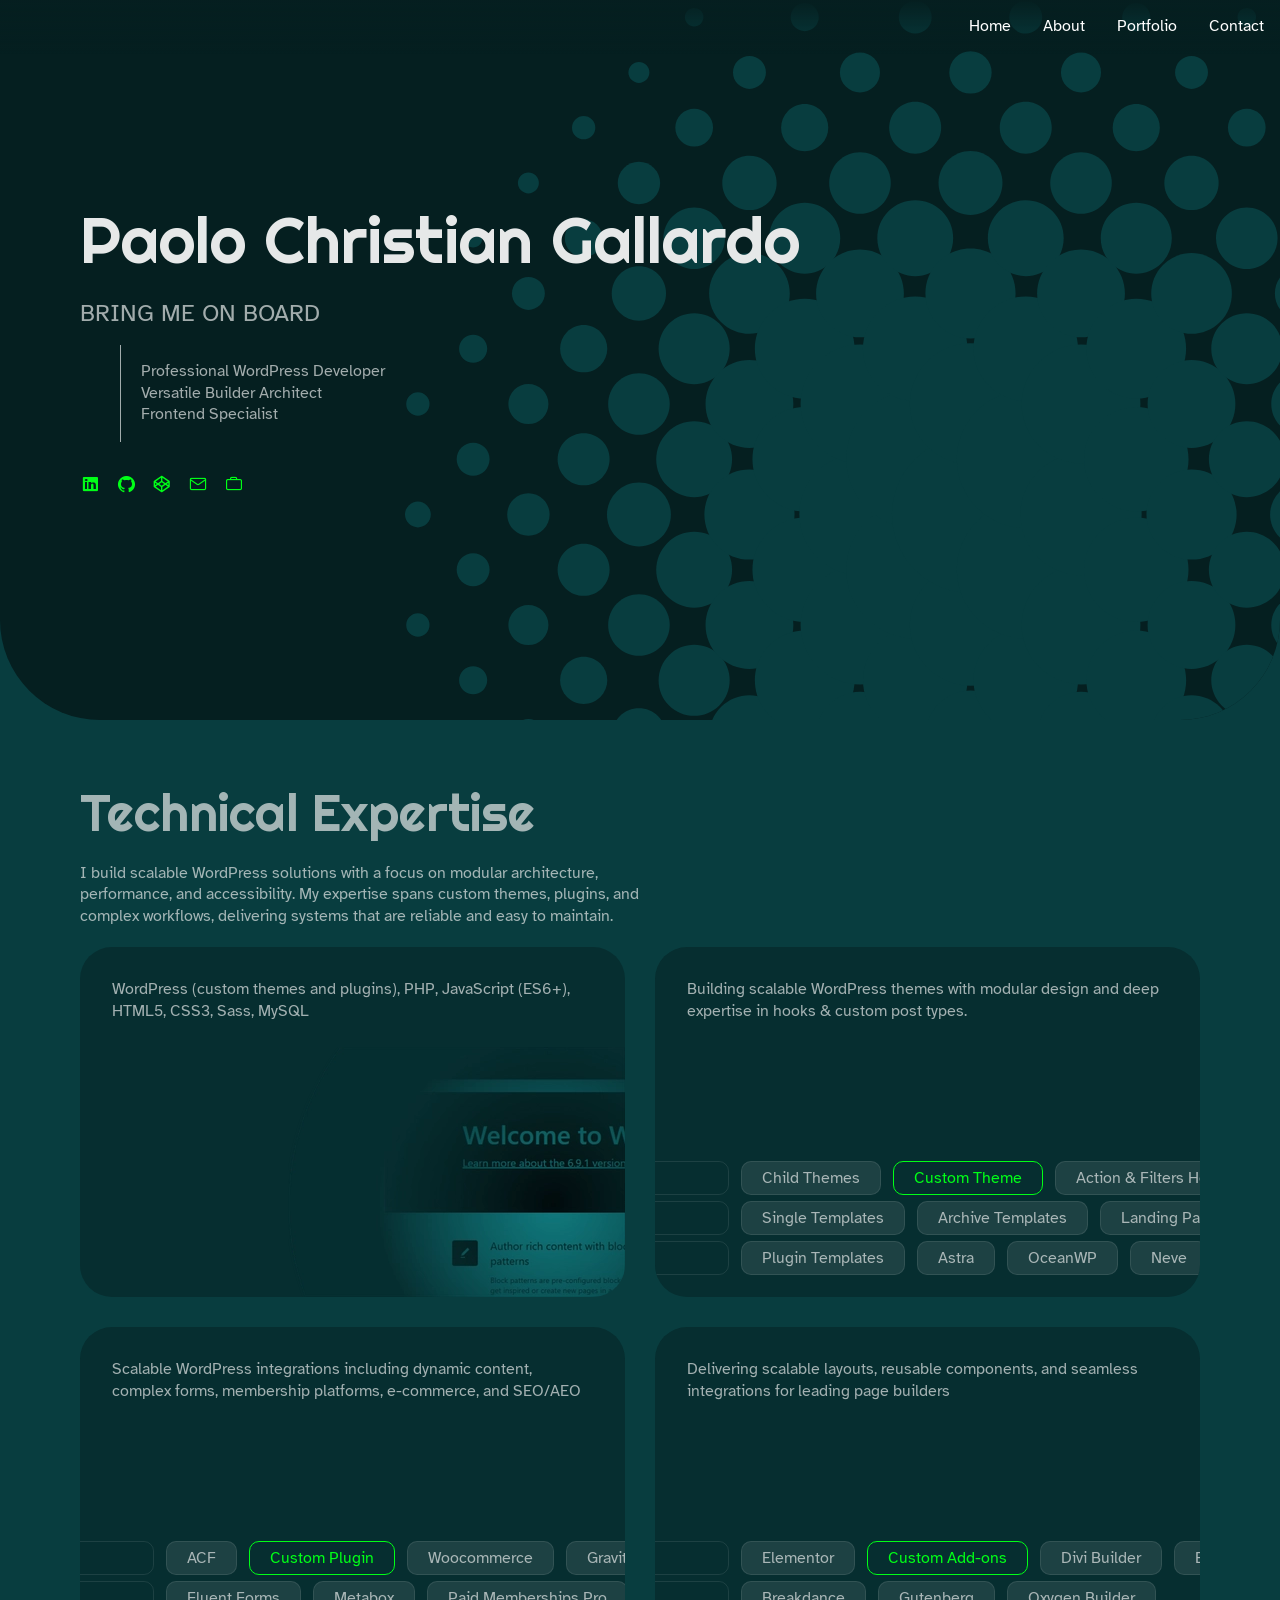
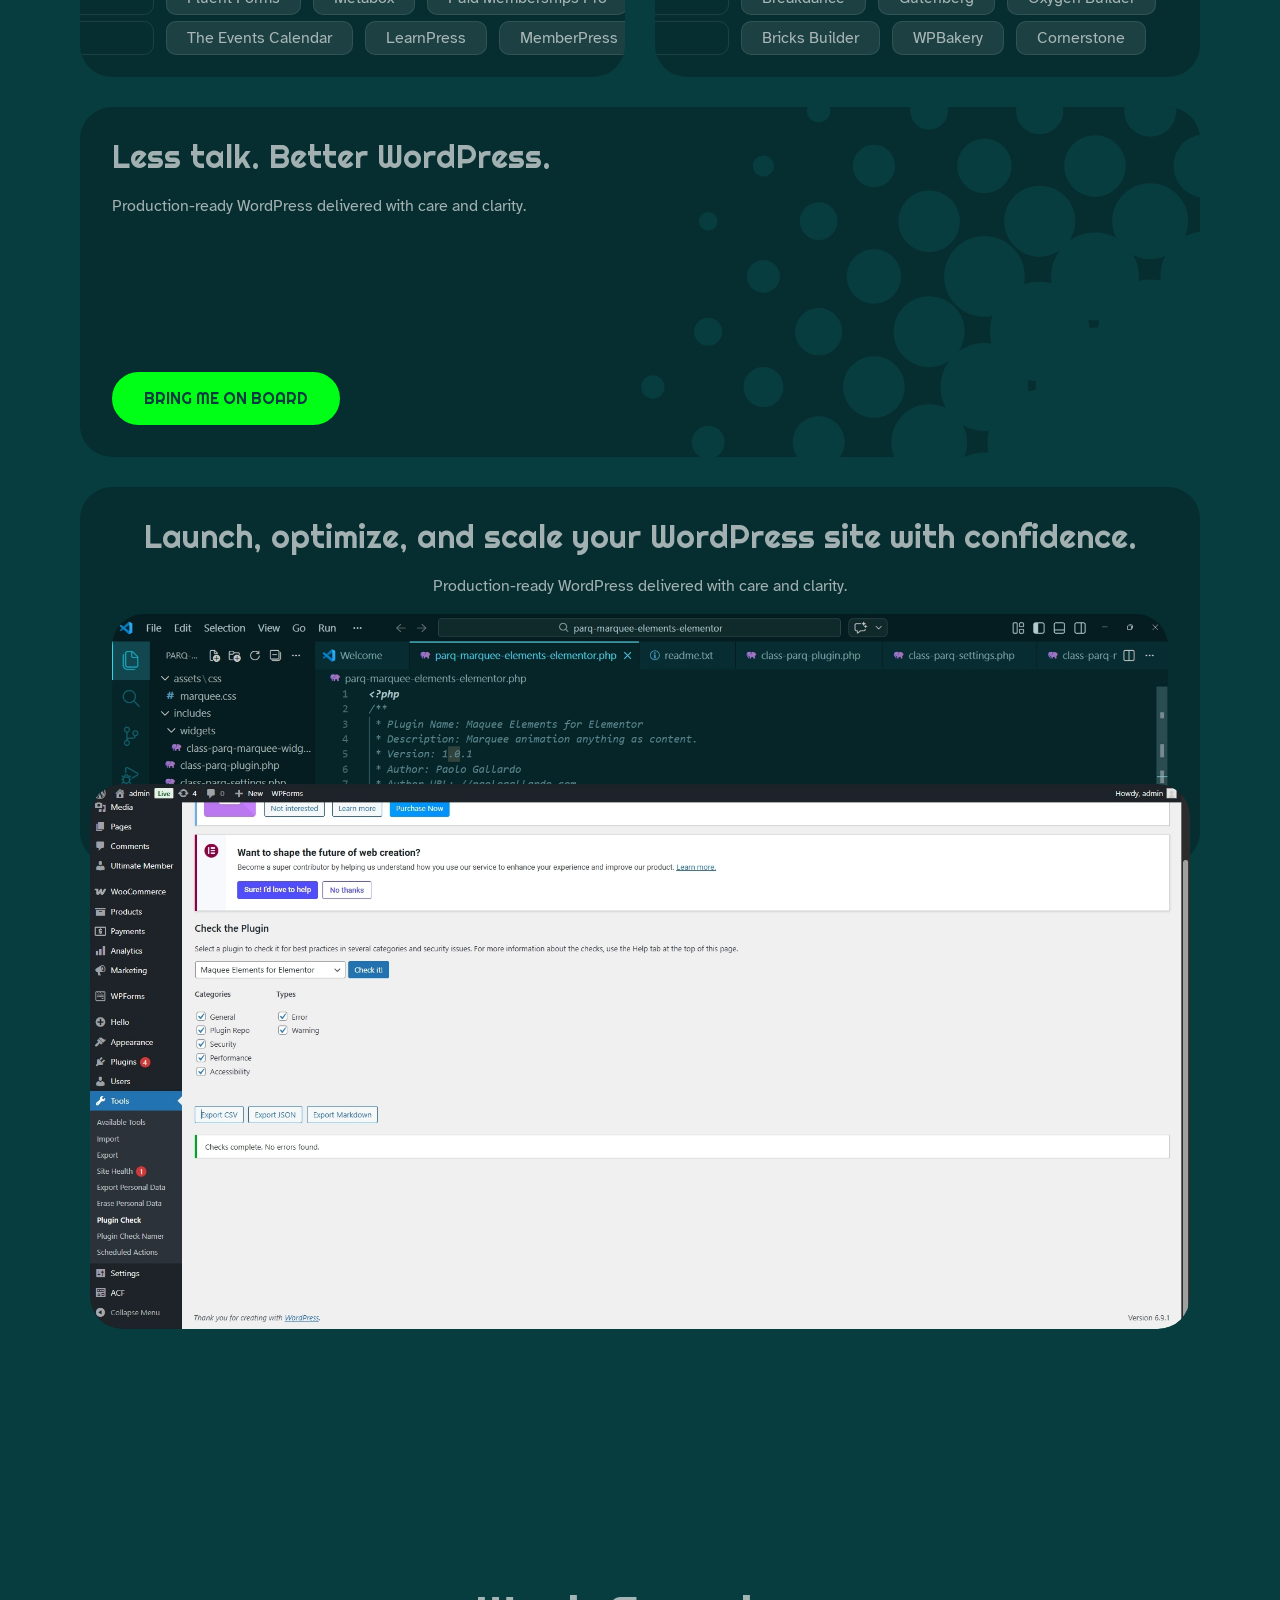
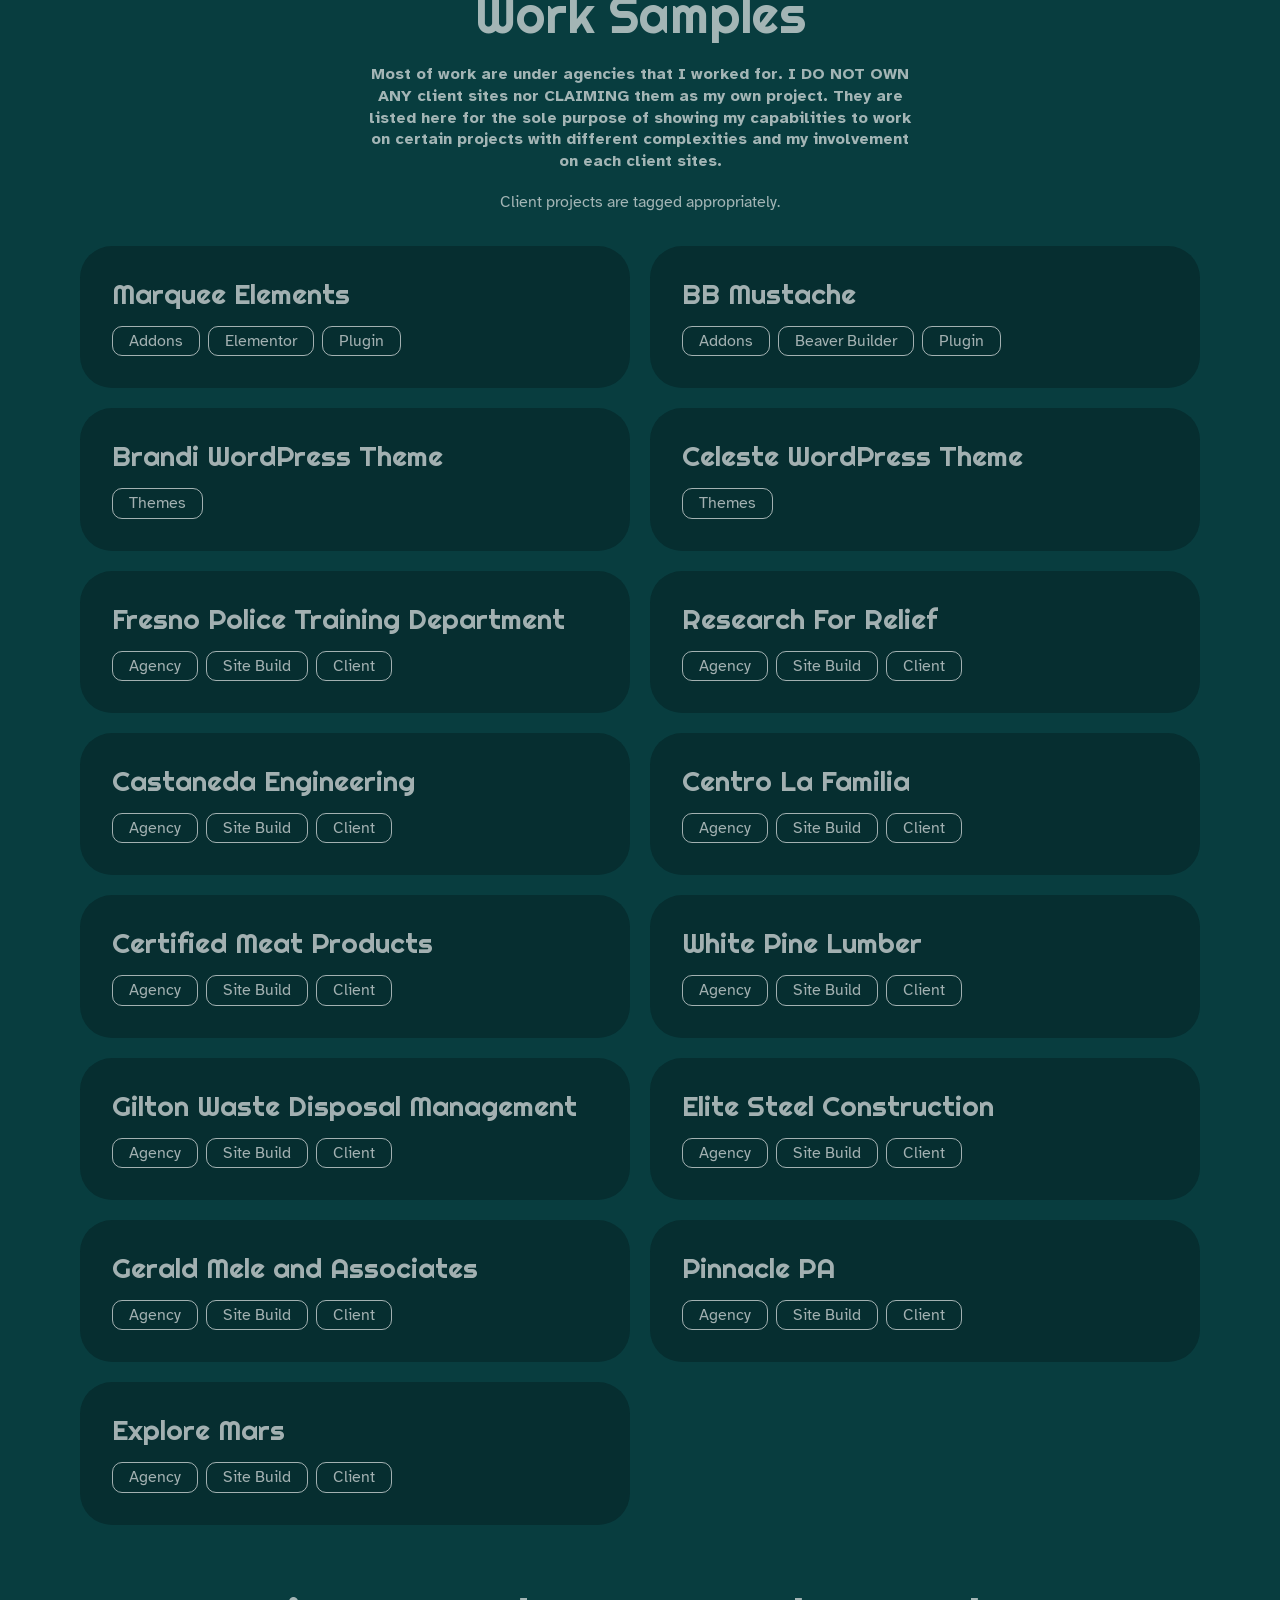
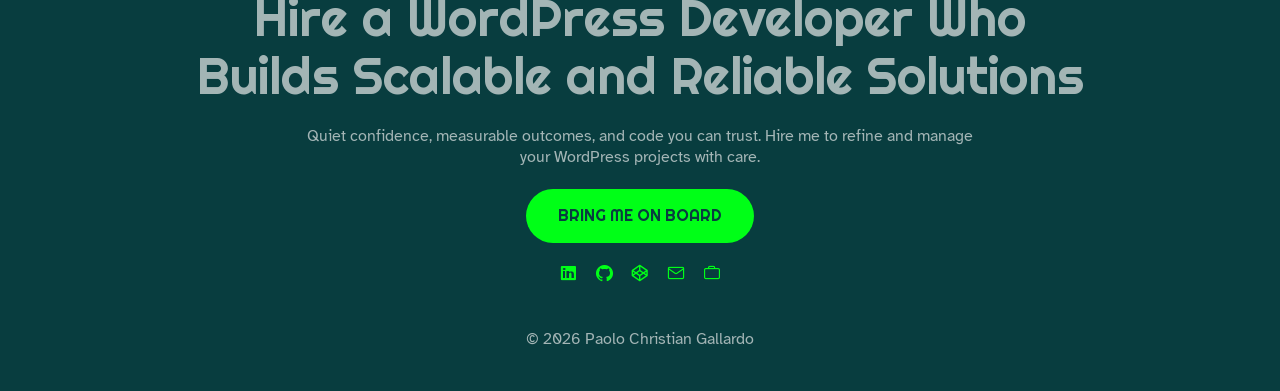
<file: index.html>
<!DOCTYPE html><html><head><meta charset="utf-8"><meta name="viewport" content="width=device-width, initial-scale=1"><style id="nuxt-ui-colors">@layer theme {
  :root, :host {
  --ui-color-primary-50: var(--color-green-50, oklch(98.2% 0.018 155.826));
  --ui-color-primary-100: var(--color-green-100, oklch(96.2% 0.044 156.743));
  --ui-color-primary-200: var(--color-green-200, oklch(92.5% 0.084 155.995));
  --ui-color-primary-300: var(--color-green-300, oklch(87.1% 0.15 154.449));
  --ui-color-primary-400: var(--color-green-400, oklch(79.2% 0.209 151.711));
  --ui-color-primary-500: var(--color-green-500, oklch(72.3% 0.219 149.579));
  --ui-color-primary-600: var(--color-green-600, oklch(62.7% 0.194 149.214));
  --ui-color-primary-700: var(--color-green-700, oklch(52.7% 0.154 150.069));
  --ui-color-primary-800: var(--color-green-800, oklch(44.8% 0.119 151.328));
  --ui-color-primary-900: var(--color-green-900, oklch(39.3% 0.095 152.535));
  --ui-color-primary-950: var(--color-green-950, oklch(26.6% 0.065 152.934));
  --ui-color-secondary-50: var(--color-blue-50, oklch(97% 0.014 254.604));
  --ui-color-secondary-100: var(--color-blue-100, oklch(93.2% 0.032 255.585));
  --ui-color-secondary-200: var(--color-blue-200, oklch(88.2% 0.059 254.128));
  --ui-color-secondary-300: var(--color-blue-300, oklch(80.9% 0.105 251.813));
  --ui-color-secondary-400: var(--color-blue-400, oklch(70.7% 0.165 254.624));
  --ui-color-secondary-500: var(--color-blue-500, oklch(62.3% 0.214 259.815));
  --ui-color-secondary-600: var(--color-blue-600, oklch(54.6% 0.245 262.881));
  --ui-color-secondary-700: var(--color-blue-700, oklch(48.8% 0.243 264.376));
  --ui-color-secondary-800: var(--color-blue-800, oklch(42.4% 0.199 265.638));
  --ui-color-secondary-900: var(--color-blue-900, oklch(37.9% 0.146 265.522));
  --ui-color-secondary-950: var(--color-blue-950, oklch(28.2% 0.091 267.935));
  --ui-color-success-50: var(--color-green-50, oklch(98.2% 0.018 155.826));
  --ui-color-success-100: var(--color-green-100, oklch(96.2% 0.044 156.743));
  --ui-color-success-200: var(--color-green-200, oklch(92.5% 0.084 155.995));
  --ui-color-success-300: var(--color-green-300, oklch(87.1% 0.15 154.449));
  --ui-color-success-400: var(--color-green-400, oklch(79.2% 0.209 151.711));
  --ui-color-success-500: var(--color-green-500, oklch(72.3% 0.219 149.579));
  --ui-color-success-600: var(--color-green-600, oklch(62.7% 0.194 149.214));
  --ui-color-success-700: var(--color-green-700, oklch(52.7% 0.154 150.069));
  --ui-color-success-800: var(--color-green-800, oklch(44.8% 0.119 151.328));
  --ui-color-success-900: var(--color-green-900, oklch(39.3% 0.095 152.535));
  --ui-color-success-950: var(--color-green-950, oklch(26.6% 0.065 152.934));
  --ui-color-info-50: var(--color-blue-50, oklch(97% 0.014 254.604));
  --ui-color-info-100: var(--color-blue-100, oklch(93.2% 0.032 255.585));
  --ui-color-info-200: var(--color-blue-200, oklch(88.2% 0.059 254.128));
  --ui-color-info-300: var(--color-blue-300, oklch(80.9% 0.105 251.813));
  --ui-color-info-400: var(--color-blue-400, oklch(70.7% 0.165 254.624));
  --ui-color-info-500: var(--color-blue-500, oklch(62.3% 0.214 259.815));
  --ui-color-info-600: var(--color-blue-600, oklch(54.6% 0.245 262.881));
  --ui-color-info-700: var(--color-blue-700, oklch(48.8% 0.243 264.376));
  --ui-color-info-800: var(--color-blue-800, oklch(42.4% 0.199 265.638));
  --ui-color-info-900: var(--color-blue-900, oklch(37.9% 0.146 265.522));
  --ui-color-info-950: var(--color-blue-950, oklch(28.2% 0.091 267.935));
  --ui-color-warning-50: var(--color-yellow-50, oklch(98.7% 0.026 102.212));
  --ui-color-warning-100: var(--color-yellow-100, oklch(97.3% 0.071 103.193));
  --ui-color-warning-200: var(--color-yellow-200, oklch(94.5% 0.129 101.54));
  --ui-color-warning-300: var(--color-yellow-300, oklch(90.5% 0.182 98.111));
  --ui-color-warning-400: var(--color-yellow-400, oklch(85.2% 0.199 91.936));
  --ui-color-warning-500: var(--color-yellow-500, oklch(79.5% 0.184 86.047));
  --ui-color-warning-600: var(--color-yellow-600, oklch(68.1% 0.162 75.834));
  --ui-color-warning-700: var(--color-yellow-700, oklch(55.4% 0.135 66.442));
  --ui-color-warning-800: var(--color-yellow-800, oklch(47.6% 0.114 61.907));
  --ui-color-warning-900: var(--color-yellow-900, oklch(42.1% 0.095 57.708));
  --ui-color-warning-950: var(--color-yellow-950, oklch(28.6% 0.066 53.813));
  --ui-color-error-50: var(--color-red-50, oklch(97.1% 0.013 17.38));
  --ui-color-error-100: var(--color-red-100, oklch(93.6% 0.032 17.717));
  --ui-color-error-200: var(--color-red-200, oklch(88.5% 0.062 18.334));
  --ui-color-error-300: var(--color-red-300, oklch(80.8% 0.114 19.571));
  --ui-color-error-400: var(--color-red-400, oklch(70.4% 0.191 22.216));
  --ui-color-error-500: var(--color-red-500, oklch(63.7% 0.237 25.331));
  --ui-color-error-600: var(--color-red-600, oklch(57.7% 0.245 27.325));
  --ui-color-error-700: var(--color-red-700, oklch(50.5% 0.213 27.518));
  --ui-color-error-800: var(--color-red-800, oklch(44.4% 0.177 26.899));
  --ui-color-error-900: var(--color-red-900, oklch(39.6% 0.141 25.723));
  --ui-color-error-950: var(--color-red-950, oklch(25.8% 0.092 26.042));
  --ui-color-neutral-50: var(--color-slate-50, oklch(98.4% 0.003 247.858));
  --ui-color-neutral-100: var(--color-slate-100, oklch(96.8% 0.007 247.896));
  --ui-color-neutral-200: var(--color-slate-200, oklch(92.9% 0.013 255.508));
  --ui-color-neutral-300: var(--color-slate-300, oklch(86.9% 0.022 252.894));
  --ui-color-neutral-400: var(--color-slate-400, oklch(70.4% 0.04 256.788));
  --ui-color-neutral-500: var(--color-slate-500, oklch(55.4% 0.046 257.417));
  --ui-color-neutral-600: var(--color-slate-600, oklch(44.6% 0.043 257.281));
  --ui-color-neutral-700: var(--color-slate-700, oklch(37.2% 0.044 257.287));
  --ui-color-neutral-800: var(--color-slate-800, oklch(27.9% 0.041 260.031));
  --ui-color-neutral-900: var(--color-slate-900, oklch(20.8% 0.042 265.755));
  --ui-color-neutral-950: var(--color-slate-950, oklch(12.9% 0.042 264.695));
  }
  :root, :host, .light {
  --ui-primary: var(--ui-color-primary-500);
  --ui-secondary: var(--ui-color-secondary-500);
  --ui-success: var(--ui-color-success-500);
  --ui-info: var(--ui-color-info-500);
  --ui-warning: var(--ui-color-warning-500);
  --ui-error: var(--ui-color-error-500);
  }
  .dark {
  --ui-primary: var(--ui-color-primary-400);
  --ui-secondary: var(--ui-color-secondary-400);
  --ui-success: var(--ui-color-success-400);
  --ui-info: var(--ui-color-info-400);
  --ui-warning: var(--ui-color-warning-400);
  --ui-error: var(--ui-color-error-400);
  }
}</style><title>Paolo Christian Gallardo - Senior WordPress Developer</title><style>.nav-container[data-v-82549135]{align-items:center;color:#fff;display:flex;justify-content:flex-end;padding:1rem;position:fixed;top:0;width:100%;z-index:30}.logo a[data-v-82549135]{color:#fff;font-size:1.5rem;font-weight:700;text-decoration:none}.menu-toggle[data-v-82549135]{background:none;border:none;color:#fff;cursor:pointer;font-size:2rem}.nav-menu[data-v-82549135]{align-items:center;background:var(--color-brand-dark);display:flex;flex-direction:column;height:100vh;justify-content:center;left:0;position:fixed;top:0;transform:translate(-100%);transition:transform .3s ease-in-out;width:100%}.nav-menu.open[data-v-82549135]{transform:translate(0)}.nav-menu ul[data-v-82549135]{display:flex;flex-direction:column;gap:1.5rem;list-style:none;margin:0;padding:0;text-align:center}.nav-menu li a[data-v-82549135]{color:#fff;font-size:2.125rem;text-align:center;text-decoration:none}.social-icons[data-v-82549135]{display:flex;flex-direction:row;gap:1rem;margin-top:2rem}.social-icons a[data-v-82549135]{color:#fff;text-decoration:none}@media(min-width:1024px){.nav-container[data-v-82549135]{background:linear-gradient(to bottom,var(--color-brand-dark),transparent)}.nav-menu[data-v-82549135]{align-items:center;background:transparent;display:flex;flex-direction:row;height:auto;justify-content:flex-end;position:static;transform:none;transition:none;width:auto}.nav-menu ul[data-v-82549135]{flex-direction:row;gap:2rem}.nav-menu li a[data-v-82549135]{font-size:1rem}.social-icons[data-v-82549135]{display:none;margin-top:0}}</style><style>.menu-toggle[data-v-fdbba8e6]{background:none;border:none;cursor:pointer;display:block;height:22px;padding:0;position:relative;width:40px;z-index:301}.menu-toggle span[data-v-fdbba8e6]{background:#fff;border-radius:2px;display:block;height:3px;opacity:1;position:absolute;transform-origin:center;transition:all .3s ease;width:100%}.menu-toggle span[data-v-fdbba8e6]:first-child{top:0}.menu-toggle span[data-v-fdbba8e6]:nth-child(2),.menu-toggle span[data-v-fdbba8e6]:nth-child(3){top:50%;transform:translateY(-50%)}.menu-toggle span[data-v-fdbba8e6]:nth-child(4){top:100%;transform:translateY(-100%)}.menu-toggle span.open[data-v-fdbba8e6]:first-child,.menu-toggle span.open[data-v-fdbba8e6]:nth-child(4){opacity:0}.menu-toggle span.open[data-v-fdbba8e6]:nth-child(2){transform:rotate(45deg) translateY(-51%)}.menu-toggle span.open[data-v-fdbba8e6]:nth-child(3){transform:rotate(-45deg) translateY(-51%)}@media(min-width:1024px){.menu-toggle[data-v-fdbba8e6]{display:none}}</style><style>.social-icons[data-v-65a95f2a]{display:flex;gap:1rem;padding:0}</style><style>.social-icons__item[data-v-830a2376]{list-style:none}.social-icons__link[data-v-830a2376]{align-items:center;display:inline-flex;font-size:1.25rem;justify-content:center;text-decoration:none}.sr-only[data-v-830a2376]{height:1px;margin:-1px;overflow:hidden;padding:0;position:absolute;width:1px;clip:rect(0,0,0,0);border:0;white-space:nowrap}</style><style>.tilt-wrapper[data-v-5d7ba188]{border-radius:var(--radius-inside);display:inline-block;overflow:hidden;transform-style:preserve-3d}img[data-v-5d7ba188]{display:block;max-width:100%}</style><style>.sample[data-v-98a1f78b]{transition:background-color var(--transition-duration) var(--transition-timing)}.sample__link[data-v-98a1f78b]{color:inherit;display:flex;flex-direction:column;height:100%;text-decoration:none}.sample[data-v-98a1f78b]:hover{background-color:var(--color-brand-dark)}.title[data-v-98a1f78b]{font-size:1.75rem;margin-bottom:1rem}.categories[data-v-98a1f78b]{display:flex;flex-wrap:wrap;gap:.5rem;margin-block:auto 0}.pill[data-v-98a1f78b]{border:1px solid var(--color-light-70);border-radius:var(--radius-content-inside);display:inline-block;padding:.25rem 1rem .16rem}</style><link rel="stylesheet" href="/_nuxt/entry.AqsYk_lr.css" crossorigin><link rel="stylesheet" href="/_nuxt/index.D-Pskid6.css" crossorigin><link rel="preload" as="fetch" crossorigin="anonymous" href="/_payload.json?d2c80aed-3d33-4c76-8a3b-f1a29ae58aaf"><link rel="modulepreload" as="script" crossorigin href="/_nuxt/BYtv8o4U.js"><link rel="modulepreload" as="script" crossorigin href="/_nuxt/CsEnd1M2.js"><script type="module" src="/_nuxt/BYtv8o4U.js" crossorigin></script><link rel="prefetch" as="image" type="image/svg+xml" href="/_nuxt/6b042d50787d4a81d659.D7JGeKLp.svg"><link rel="prefetch" as="image" type="image/webp" href="/_nuxt/paologallardo-wordpress-expert-dashboard.Bff22_ym.webp"><link rel="prefetch" as="image" type="image/svg+xml" href="/_nuxt/rotating.BEDoqqHq.svg"><link rel="prefetch" as="image" type="image/webp" href="/_nuxt/paologallardo-wordpress-expert-plugin-code.Czu4m8kP.webp"><meta name="description" content="Experienced WordPress developer specializing in custom themes, plugins, and API integrations. I build scalable, reliable solutions with a focus on performance and maintainability."><script id="ld-person" type="application/ld+json" children="{&quot;@context&quot;:&quot;https://schema.org&quot;,&quot;@type&quot;:&quot;Person&quot;,&quot;name&quot;:&quot;Paolo Christian Gallardo&quot;,&quot;url&quot;:&quot;https://payatola2287.github.io/&quot;,&quot;jobTitle&quot;:&quot;Senior WordPress Developer&quot;,&quot;description&quot;:&quot;WordPress developer specializing in custom themes, plugins, api integration, and extensions.&quot;,&quot;sameAs&quot;:[&quot;https://www.linkedin.com/in/paolo-gallardo-1a9b8a1b2/&quot;,&quot;https://www.github.com/payatola2287&quot;,&quot;https://codepen.io/Payatola2287&quot;,&quot;https://v2.onlinejobs.ph/jobseekers/info/239713&quot;]}"></script><script>"use strict";(()=>{const t=window,e=document.documentElement,c=["dark","light"],n=getStorageValue("localStorage","nuxt-color-mode")||"system";let i=n==="system"?u():n;const r=e.getAttribute("data-color-mode-forced");r&&(i=r),l(i),t["__NUXT_COLOR_MODE__"]={preference:n,value:i,getColorScheme:u,addColorScheme:l,removeColorScheme:d};function l(o){const s=""+o+"",a="";e.classList?e.classList.add(s):e.className+=" "+s,a&&e.setAttribute("data-"+a,o)}function d(o){const s=""+o+"",a="";e.classList?e.classList.remove(s):e.className=e.className.replace(new RegExp(s,"g"),""),a&&e.removeAttribute("data-"+a)}function f(o){return t.matchMedia("(prefers-color-scheme"+o+")")}function u(){if(t.matchMedia&&f("").media!=="not all"){for(const o of c)if(f(":"+o).matches)return o}return"light"}})();function getStorageValue(t,e){switch(t){case"localStorage":return window.localStorage.getItem(e);case"sessionStorage":return window.sessionStorage.getItem(e);case"cookie":return getCookie(e);default:return null}}function getCookie(t){const c=("; "+window.document.cookie).split("; "+t+"=");if(c.length===2)return c.pop()?.split(";").shift()}</script></head><body><div id="__nuxt" class="isolate"><div class=""><header><div class="nav-container" data-v-82549135><button class="menu-toggle" aria-label="Toggle navigation menu" data-v-82549135 data-v-fdbba8e6><span class="" data-v-fdbba8e6></span><span class="" data-v-fdbba8e6></span><span class="" data-v-fdbba8e6></span><span class="" data-v-fdbba8e6></span></button><nav id="primary-navigation" aria-label="Main navigation" class="nav-menu" data-v-82549135><ul data-v-82549135><li data-v-82549135><a aria-current="page" href="/" class="router-link-active router-link-exact-active" title="Go to Home" data-v-82549135>Home</a></li><li data-v-82549135><a href="#technical-expertise" title="Learn more About Us" data-v-82549135>About</a></li><li data-v-82549135><a href="#portfolio" title="View my Portfolio" data-v-82549135>Portfolio</a></li><li data-v-82549135><a href="#contact" title="Contact me" data-v-82549135>Contact</a></li></ul><div class="social-icons" aria-label="Social media links" data-v-82549135><a href="https://twitter.com" title="Follow us on Twitter" data-v-82549135>Twitter</a><a href="https://facebook.com" title="Follow us on Facebook" data-v-82549135>Facebook</a><a href="https://instagram.com" title="Follow us on Instagram" data-v-82549135>Instagram</a></div></nav></div></header><main class="flex-1 p-6"><!--[--><section class="banner" id=""><h1 class="text-2xl font-semibold mb-4">Paolo Christian Gallardo</h1><span class="phrases">Senior WordPress Developer</span><blockquote><p>Professional WordPress Developer</p><p>Versatile Builder Architect</p><p>Frontend Specialist</p></blockquote><img src="/_nuxt/rotating.BEDoqqHq.svg" class="rotating" alt><ul class="social-icons" data-v-65a95f2a><!--[--><li class="social-icons__item" data-v-830a2376><a href="https://www.linkedin.com/in/paolo-gallardo-1a9b8a1b2/" class="social-icons__link" target="_blank" rel="noopener noreferrer" aria-label="LinkedIn" data-v-830a2376><i class="lni lni-linkedin" aria-hidden="true" data-v-830a2376></i><span class="sr-only" data-v-830a2376>LinkedIn</span></a></li><li class="social-icons__item" data-v-830a2376><a href="https://www.github.com/payatola2287" class="social-icons__link" target="_blank" rel="noopener noreferrer" aria-label="GitHub" data-v-830a2376><i class="lni lni-github" aria-hidden="true" data-v-830a2376></i><span class="sr-only" data-v-830a2376>GitHub</span></a></li><li class="social-icons__item" data-v-830a2376><a href="https://codepen.io/Payatola2287" class="social-icons__link" target="_blank" rel="noopener noreferrer" aria-label="CodePen" data-v-830a2376><i class="lni lni-codepen" aria-hidden="true" data-v-830a2376></i><span class="sr-only" data-v-830a2376>CodePen</span></a></li><li class="social-icons__item" data-v-830a2376><a href="mailto:paolo.j.gallardo+from_gh_page@gmail.com?subject=Inquiry%20from%20Portfolio%20Site" class="social-icons__link" target="_blank" rel="noopener noreferrer" aria-label="Email" data-v-830a2376><i class="lni lni-envelope-1" aria-hidden="true" data-v-830a2376></i><span class="sr-only" data-v-830a2376>Email</span></a></li><li class="social-icons__item" data-v-830a2376><a href="https://v2.onlinejobs.ph/jobseekers/info/239713" class="social-icons__link" target="_blank" rel="noopener noreferrer" aria-label="OnlineJobs.ph" data-v-830a2376><i class="lni lni-briefcase-1" aria-hidden="true" data-v-830a2376></i><span class="sr-only" data-v-830a2376>OnlineJobs.ph</span></a></li><!--]--></ul></section><section class="page-row tech-expertise" id="technical-expertise"><h2 class="row-title">Technical Expertise</h2><p class="lead-intro"> I build scalable WordPress solutions with a focus on modular architecture, performance, and accessibility. My expertise spans custom themes, plugins, and complex workflows, delivering systems that are reliable and easy to maintain. </p><div class="grid expertise-grid"><div class="box expertise wordpress"><p>WordPress (custom themes and plugins), PHP, JavaScript (ES6+), HTML5, CSS3, Sass, MySQL</p></div><div class="box expertise custom-theme js-viewport-trigger"><p>Building scalable WordPress themes with modular design and deep expertise in hooks &amp; custom post types.</p><aside><div class="specifics"><span>Child Themes</span><span class="highlight">Custom Theme</span><span>Action &amp; Filters Hooks</span><span>Template Heirarchy</span></div><div class="specifics"><span>Single Templates</span><span>Archive Templates</span><span>Landing Pages</span></div><div class="specifics"><span>Plugin Templates</span><span>Astra</span><span>OceanWP</span><span>Neve</span><span>GeneratePress</span></div></aside></div><div class="box expertise custom-plugin js-viewport-trigger"><p> Scalable WordPress integrations including dynamic content, complex forms, membership platforms, e-commerce, and SEO/AEO </p><aside><div class="specifics"><span>ACF</span><span class="highlight">Custom Plugin</span><span>Woocommerce</span><span>Gravity Forms</span></div><div class="specifics"><span>Fluent Forms</span><span>Metabox</span><span>Paid Memberships Pro</span></div><div class="specifics"><span>The Events Calendar</span><span>LearnPress</span><span>MemberPress</span></div></aside></div><div class="box expertise add-ons-extensions js-viewport-trigger"><p>Delivering scalable layouts, reusable components, and seamless integrations for leading page builders</p><aside><div class="specifics"><span>Elementor</span><span class="highlight">Custom Add-ons</span><span>Divi Builder</span><span>Beaver Builder</span></div><div class="specifics"><span>Breakdance</span><span>Gutenberg</span><span>Oxygen Builder</span></div><div class="specifics"><span>Bricks Builder</span><span>WPBakery</span><span>Cornerstone</span></div></aside></div><div class="box expertise cta twice attract"><h3>Less talk. Better WordPress.</h3><p>Production-ready WordPress delivered with care and clarity.</p><a href="mailto:paolo.j.gallardo@gmail.com" class="button">Bring me on board</a><img src="/_nuxt/rotating.BEDoqqHq.svg" class="rotating" alt></div><div class="box expertise thrice headline"><h3>Launch, optimize, and scale your WordPress site with confidence.</h3><p>Production-ready WordPress delivered with care and clarity.</p><figure class="tilt"><img src="/_nuxt/paologallardo-wordpress-expert-plugin-code.Czu4m8kP.webp" alt="Marquee Addons Plugin Header Code"></figure></div></div><div class="interface-dashboard"><figure class="tilt"><div class="tilt-wrapper" data-v-5d7ba188><img src="/paologallardo-plugin-check-passed.webp" alt="Marquee Addons Plugin Checks Passed Interface" data-v-5d7ba188></div></figure></div><div class="columns js-viewport-trigger"><div class="iconed"><h4> Efficient </h4><p> Streamlining workflows by cutting out unnecessary steps, focusing only on what drives progress. </p></div><div class="iconed"><h4> Methodic </h4><p> Approaching tasks with structured precision, breaking them into clear, logical steps. </p></div><div class="iconed"><h4> Adaptive </h4><p> Adjusting seamlessly to new tools and requirements without losing momentum. </p></div></div><h2 class="row-title text-center" id="portfolio">Work Samples</h2><p class="text-center lead-intro center"><strong>Most of work are under agencies that I worked for. I DO NOT OWN ANY client sites nor CLAIMING them as my own project. They are listed here for the sole purpose of showing my capabilities to work on certain projects with different complexities and my involvement on each client sites.</strong></p><p class="text-center">Client projects are tagged appropriately.</p><div class="grid" id="samples"><div class="sample box" data-v-98a1f78b><a href="#" class="sample__link" target="_blank" rel="noopener noreferrer" data-v-98a1f78b><h3 class="title" data-v-98a1f78b>Marquee Elements</h3><div class="categories" data-v-98a1f78b><!--[--><span class="pill" data-v-98a1f78b>Addons</span><span class="pill" data-v-98a1f78b>Elementor</span><span class="pill" data-v-98a1f78b>Plugin</span><!--]--></div></a></div><div class="sample box" data-v-98a1f78b><a href="https://github.com/payatola2287/bbmustache" class="sample__link" target="_blank" rel="noopener noreferrer" data-v-98a1f78b><h3 class="title" data-v-98a1f78b>BB Mustache</h3><div class="categories" data-v-98a1f78b><!--[--><span class="pill" data-v-98a1f78b>Addons</span><span class="pill" data-v-98a1f78b>Beaver Builder</span><span class="pill" data-v-98a1f78b>Plugin</span><!--]--></div></a></div><div class="sample box" data-v-98a1f78b><a href="https://github.com/payatola2287/brandi-wordpress-theme" class="sample__link" target="_blank" rel="noopener noreferrer" data-v-98a1f78b><h3 class="title" data-v-98a1f78b>Brandi WordPress Theme</h3><div class="categories" data-v-98a1f78b><!--[--><span class="pill" data-v-98a1f78b>Themes</span><!--]--></div></a></div><div class="sample box" data-v-98a1f78b><a href="https://github.com/payatola2287/celeste-html-template" class="sample__link" target="_blank" rel="noopener noreferrer" data-v-98a1f78b><h3 class="title" data-v-98a1f78b>Celeste WordPress Theme</h3><div class="categories" data-v-98a1f78b><!--[--><span class="pill" data-v-98a1f78b>Themes</span><!--]--></div></a></div><div class="sample box" data-v-98a1f78b><a href="https://www.fresnopolice.net/" class="sample__link" target="_blank" rel="noopener noreferrer" data-v-98a1f78b><h3 class="title" data-v-98a1f78b>Fresno Police Training Department</h3><div class="categories" data-v-98a1f78b><!--[--><span class="pill" data-v-98a1f78b>Agency</span><span class="pill" data-v-98a1f78b>Site Build</span><span class="pill" data-v-98a1f78b>Client</span><!--]--></div></a></div><div class="sample box" data-v-98a1f78b><a href="https://researchforrelief.com/" class="sample__link" target="_blank" rel="noopener noreferrer" data-v-98a1f78b><h3 class="title" data-v-98a1f78b>Research For Relief</h3><div class="categories" data-v-98a1f78b><!--[--><span class="pill" data-v-98a1f78b>Agency</span><span class="pill" data-v-98a1f78b>Site Build</span><span class="pill" data-v-98a1f78b>Client</span><!--]--></div></a></div><div class="sample box" data-v-98a1f78b><a href="https://www.castaneda.engineering/" class="sample__link" target="_blank" rel="noopener noreferrer" data-v-98a1f78b><h3 class="title" data-v-98a1f78b>Castaneda Engineering</h3><div class="categories" data-v-98a1f78b><!--[--><span class="pill" data-v-98a1f78b>Agency</span><span class="pill" data-v-98a1f78b>Site Build</span><span class="pill" data-v-98a1f78b>Client</span><!--]--></div></a></div><div class="sample box" data-v-98a1f78b><a href="https://www.centrolafamilia.org/" class="sample__link" target="_blank" rel="noopener noreferrer" data-v-98a1f78b><h3 class="title" data-v-98a1f78b>Centro La Familia</h3><div class="categories" data-v-98a1f78b><!--[--><span class="pill" data-v-98a1f78b>Agency</span><span class="pill" data-v-98a1f78b>Site Build</span><span class="pill" data-v-98a1f78b>Client</span><!--]--></div></a></div><div class="sample box" data-v-98a1f78b><a href="https://certifiedmeatproducts.com/" class="sample__link" target="_blank" rel="noopener noreferrer" data-v-98a1f78b><h3 class="title" data-v-98a1f78b>Certified Meat Products</h3><div class="categories" data-v-98a1f78b><!--[--><span class="pill" data-v-98a1f78b>Agency</span><span class="pill" data-v-98a1f78b>Site Build</span><span class="pill" data-v-98a1f78b>Client</span><!--]--></div></a></div><div class="sample box" data-v-98a1f78b><a href="https://wplfresno.com/" class="sample__link" target="_blank" rel="noopener noreferrer" data-v-98a1f78b><h3 class="title" data-v-98a1f78b>White Pine Lumber</h3><div class="categories" data-v-98a1f78b><!--[--><span class="pill" data-v-98a1f78b>Agency</span><span class="pill" data-v-98a1f78b>Site Build</span><span class="pill" data-v-98a1f78b>Client</span><!--]--></div></a></div><div class="sample box" data-v-98a1f78b><a href="https://www.gilton.com/" class="sample__link" target="_blank" rel="noopener noreferrer" data-v-98a1f78b><h3 class="title" data-v-98a1f78b>Gilton Waste Disposal Management</h3><div class="categories" data-v-98a1f78b><!--[--><span class="pill" data-v-98a1f78b>Agency</span><span class="pill" data-v-98a1f78b>Site Build</span><span class="pill" data-v-98a1f78b>Client</span><!--]--></div></a></div><div class="sample box" data-v-98a1f78b><a href="https://www.elitesteelllc.com/" class="sample__link" target="_blank" rel="noopener noreferrer" data-v-98a1f78b><h3 class="title" data-v-98a1f78b>Elite Steel Construction</h3><div class="categories" data-v-98a1f78b><!--[--><span class="pill" data-v-98a1f78b>Agency</span><span class="pill" data-v-98a1f78b>Site Build</span><span class="pill" data-v-98a1f78b>Client</span><!--]--></div></a></div><div class="sample box" data-v-98a1f78b><a href="https://www.gmaengineering.com/" class="sample__link" target="_blank" rel="noopener noreferrer" data-v-98a1f78b><h3 class="title" data-v-98a1f78b>Gerald Mele and Associates</h3><div class="categories" data-v-98a1f78b><!--[--><span class="pill" data-v-98a1f78b>Agency</span><span class="pill" data-v-98a1f78b>Site Build</span><span class="pill" data-v-98a1f78b>Client</span><!--]--></div></a></div><div class="sample box" data-v-98a1f78b><a href="https://pinnaclepa.com/" class="sample__link" target="_blank" rel="noopener noreferrer" data-v-98a1f78b><h3 class="title" data-v-98a1f78b>Pinnacle PA</h3><div class="categories" data-v-98a1f78b><!--[--><span class="pill" data-v-98a1f78b>Agency</span><span class="pill" data-v-98a1f78b>Site Build</span><span class="pill" data-v-98a1f78b>Client</span><!--]--></div></a></div><div class="sample box" data-v-98a1f78b><a href="https://exploremars.org/" class="sample__link" target="_blank" rel="noopener noreferrer" data-v-98a1f78b><h3 class="title" data-v-98a1f78b>Explore Mars</h3><div class="categories" data-v-98a1f78b><!--[--><span class="pill" data-v-98a1f78b>Agency</span><span class="pill" data-v-98a1f78b>Site Build</span><span class="pill" data-v-98a1f78b>Client</span><!--]--></div></a></div></div></section><!--]--></main><footer class="text-center"><div class="cta" id="contact"><h2>Hire a WordPress Developer Who Builds Scalable and Reliable Solutions</h2><p>Quiet confidence, measurable outcomes, and code you can trust. Hire me to refine and manage your WordPress projects with care.</p><a href="mailto:paolo.j.gallardo@gmail.com?subject=Inquiry%20from%20Portfolio%20Site" class="button">Bring me on board</a></div><ul class="social-icons" data-v-65a95f2a><!--[--><li class="social-icons__item" data-v-830a2376><a href="https://www.linkedin.com/in/paolo-gallardo-1a9b8a1b2/" class="social-icons__link" target="_blank" rel="noopener noreferrer" aria-label="LinkedIn" data-v-830a2376><i class="lni lni-linkedin" aria-hidden="true" data-v-830a2376></i><span class="sr-only" data-v-830a2376>LinkedIn</span></a></li><li class="social-icons__item" data-v-830a2376><a href="https://www.github.com/payatola2287" class="social-icons__link" target="_blank" rel="noopener noreferrer" aria-label="GitHub" data-v-830a2376><i class="lni lni-github" aria-hidden="true" data-v-830a2376></i><span class="sr-only" data-v-830a2376>GitHub</span></a></li><li class="social-icons__item" data-v-830a2376><a href="https://codepen.io/Payatola2287" class="social-icons__link" target="_blank" rel="noopener noreferrer" aria-label="CodePen" data-v-830a2376><i class="lni lni-codepen" aria-hidden="true" data-v-830a2376></i><span class="sr-only" data-v-830a2376>CodePen</span></a></li><li class="social-icons__item" data-v-830a2376><a href="mailto:paolo.j.gallardo+from_gh_page@gmail.com?subject=Inquiry%20from%20Portfolio%20Site" class="social-icons__link" target="_blank" rel="noopener noreferrer" aria-label="Email" data-v-830a2376><i class="lni lni-envelope-1" aria-hidden="true" data-v-830a2376></i><span class="sr-only" data-v-830a2376>Email</span></a></li><li class="social-icons__item" data-v-830a2376><a href="https://v2.onlinejobs.ph/jobseekers/info/239713" class="social-icons__link" target="_blank" rel="noopener noreferrer" aria-label="OnlineJobs.ph" data-v-830a2376><i class="lni lni-briefcase-1" aria-hidden="true" data-v-830a2376></i><span class="sr-only" data-v-830a2376>OnlineJobs.ph</span></a></li><!--]--></ul><p class="colophon">© <span>2026</span> Paolo Christian Gallardo</p></footer></div></div><div id="teleports"></div><script>window.__NUXT__={};window.__NUXT__.config={public:{"nuxt-scripts":{version:"",defaultScriptOptions:{trigger:"onNuxtReady"}}},app:{baseURL:"/",buildId:"d2c80aed-3d33-4c76-8a3b-f1a29ae58aaf",buildAssetsDir:"/_nuxt/",cdnURL:""}}</script><script type="application/json" data-nuxt-data="nuxt-app" data-ssr="true" id="__NUXT_DATA__" data-src="/_payload.json?d2c80aed-3d33-4c76-8a3b-f1a29ae58aaf">[{"state":1,"once":7,"_errors":8,"serverRendered":5,"path":10,"prerenderedAt":11},["Reactive",2],{"$scolor-mode":3},{"preference":4,"value":4,"unknown":5,"forced":6},"system",true,false,["Set"],["ShallowReactive",9],{},"/",1774922004007]</script></body></html>
</file>
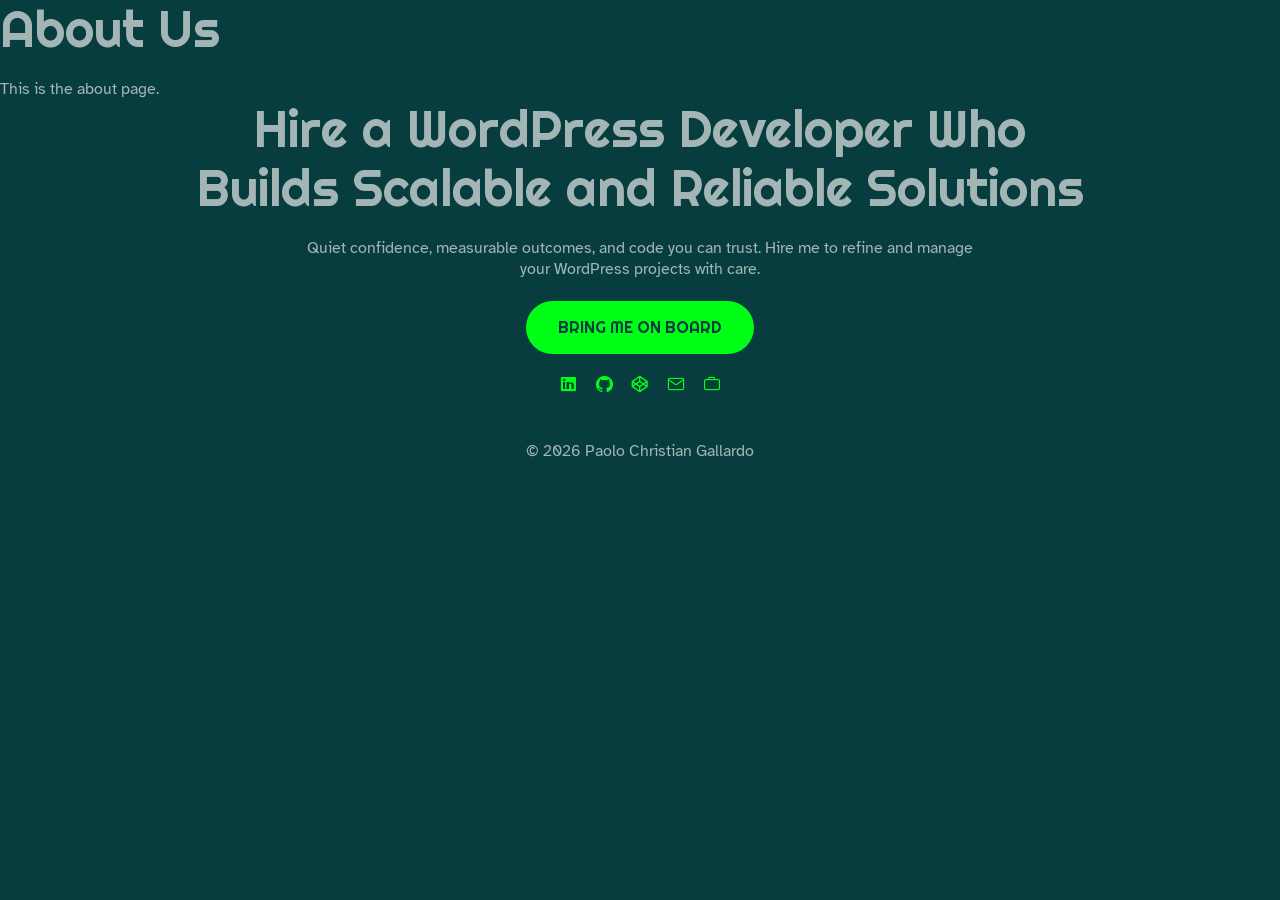
<file: about/index.html>
<!DOCTYPE html><html><head><meta charset="utf-8"><meta name="viewport" content="width=device-width, initial-scale=1"><style id="nuxt-ui-colors">@layer theme {
  :root, :host {
  --ui-color-primary-50: var(--color-green-50, oklch(98.2% 0.018 155.826));
  --ui-color-primary-100: var(--color-green-100, oklch(96.2% 0.044 156.743));
  --ui-color-primary-200: var(--color-green-200, oklch(92.5% 0.084 155.995));
  --ui-color-primary-300: var(--color-green-300, oklch(87.1% 0.15 154.449));
  --ui-color-primary-400: var(--color-green-400, oklch(79.2% 0.209 151.711));
  --ui-color-primary-500: var(--color-green-500, oklch(72.3% 0.219 149.579));
  --ui-color-primary-600: var(--color-green-600, oklch(62.7% 0.194 149.214));
  --ui-color-primary-700: var(--color-green-700, oklch(52.7% 0.154 150.069));
  --ui-color-primary-800: var(--color-green-800, oklch(44.8% 0.119 151.328));
  --ui-color-primary-900: var(--color-green-900, oklch(39.3% 0.095 152.535));
  --ui-color-primary-950: var(--color-green-950, oklch(26.6% 0.065 152.934));
  --ui-color-secondary-50: var(--color-blue-50, oklch(97% 0.014 254.604));
  --ui-color-secondary-100: var(--color-blue-100, oklch(93.2% 0.032 255.585));
  --ui-color-secondary-200: var(--color-blue-200, oklch(88.2% 0.059 254.128));
  --ui-color-secondary-300: var(--color-blue-300, oklch(80.9% 0.105 251.813));
  --ui-color-secondary-400: var(--color-blue-400, oklch(70.7% 0.165 254.624));
  --ui-color-secondary-500: var(--color-blue-500, oklch(62.3% 0.214 259.815));
  --ui-color-secondary-600: var(--color-blue-600, oklch(54.6% 0.245 262.881));
  --ui-color-secondary-700: var(--color-blue-700, oklch(48.8% 0.243 264.376));
  --ui-color-secondary-800: var(--color-blue-800, oklch(42.4% 0.199 265.638));
  --ui-color-secondary-900: var(--color-blue-900, oklch(37.9% 0.146 265.522));
  --ui-color-secondary-950: var(--color-blue-950, oklch(28.2% 0.091 267.935));
  --ui-color-success-50: var(--color-green-50, oklch(98.2% 0.018 155.826));
  --ui-color-success-100: var(--color-green-100, oklch(96.2% 0.044 156.743));
  --ui-color-success-200: var(--color-green-200, oklch(92.5% 0.084 155.995));
  --ui-color-success-300: var(--color-green-300, oklch(87.1% 0.15 154.449));
  --ui-color-success-400: var(--color-green-400, oklch(79.2% 0.209 151.711));
  --ui-color-success-500: var(--color-green-500, oklch(72.3% 0.219 149.579));
  --ui-color-success-600: var(--color-green-600, oklch(62.7% 0.194 149.214));
  --ui-color-success-700: var(--color-green-700, oklch(52.7% 0.154 150.069));
  --ui-color-success-800: var(--color-green-800, oklch(44.8% 0.119 151.328));
  --ui-color-success-900: var(--color-green-900, oklch(39.3% 0.095 152.535));
  --ui-color-success-950: var(--color-green-950, oklch(26.6% 0.065 152.934));
  --ui-color-info-50: var(--color-blue-50, oklch(97% 0.014 254.604));
  --ui-color-info-100: var(--color-blue-100, oklch(93.2% 0.032 255.585));
  --ui-color-info-200: var(--color-blue-200, oklch(88.2% 0.059 254.128));
  --ui-color-info-300: var(--color-blue-300, oklch(80.9% 0.105 251.813));
  --ui-color-info-400: var(--color-blue-400, oklch(70.7% 0.165 254.624));
  --ui-color-info-500: var(--color-blue-500, oklch(62.3% 0.214 259.815));
  --ui-color-info-600: var(--color-blue-600, oklch(54.6% 0.245 262.881));
  --ui-color-info-700: var(--color-blue-700, oklch(48.8% 0.243 264.376));
  --ui-color-info-800: var(--color-blue-800, oklch(42.4% 0.199 265.638));
  --ui-color-info-900: var(--color-blue-900, oklch(37.9% 0.146 265.522));
  --ui-color-info-950: var(--color-blue-950, oklch(28.2% 0.091 267.935));
  --ui-color-warning-50: var(--color-yellow-50, oklch(98.7% 0.026 102.212));
  --ui-color-warning-100: var(--color-yellow-100, oklch(97.3% 0.071 103.193));
  --ui-color-warning-200: var(--color-yellow-200, oklch(94.5% 0.129 101.54));
  --ui-color-warning-300: var(--color-yellow-300, oklch(90.5% 0.182 98.111));
  --ui-color-warning-400: var(--color-yellow-400, oklch(85.2% 0.199 91.936));
  --ui-color-warning-500: var(--color-yellow-500, oklch(79.5% 0.184 86.047));
  --ui-color-warning-600: var(--color-yellow-600, oklch(68.1% 0.162 75.834));
  --ui-color-warning-700: var(--color-yellow-700, oklch(55.4% 0.135 66.442));
  --ui-color-warning-800: var(--color-yellow-800, oklch(47.6% 0.114 61.907));
  --ui-color-warning-900: var(--color-yellow-900, oklch(42.1% 0.095 57.708));
  --ui-color-warning-950: var(--color-yellow-950, oklch(28.6% 0.066 53.813));
  --ui-color-error-50: var(--color-red-50, oklch(97.1% 0.013 17.38));
  --ui-color-error-100: var(--color-red-100, oklch(93.6% 0.032 17.717));
  --ui-color-error-200: var(--color-red-200, oklch(88.5% 0.062 18.334));
  --ui-color-error-300: var(--color-red-300, oklch(80.8% 0.114 19.571));
  --ui-color-error-400: var(--color-red-400, oklch(70.4% 0.191 22.216));
  --ui-color-error-500: var(--color-red-500, oklch(63.7% 0.237 25.331));
  --ui-color-error-600: var(--color-red-600, oklch(57.7% 0.245 27.325));
  --ui-color-error-700: var(--color-red-700, oklch(50.5% 0.213 27.518));
  --ui-color-error-800: var(--color-red-800, oklch(44.4% 0.177 26.899));
  --ui-color-error-900: var(--color-red-900, oklch(39.6% 0.141 25.723));
  --ui-color-error-950: var(--color-red-950, oklch(25.8% 0.092 26.042));
  --ui-color-neutral-50: var(--color-slate-50, oklch(98.4% 0.003 247.858));
  --ui-color-neutral-100: var(--color-slate-100, oklch(96.8% 0.007 247.896));
  --ui-color-neutral-200: var(--color-slate-200, oklch(92.9% 0.013 255.508));
  --ui-color-neutral-300: var(--color-slate-300, oklch(86.9% 0.022 252.894));
  --ui-color-neutral-400: var(--color-slate-400, oklch(70.4% 0.04 256.788));
  --ui-color-neutral-500: var(--color-slate-500, oklch(55.4% 0.046 257.417));
  --ui-color-neutral-600: var(--color-slate-600, oklch(44.6% 0.043 257.281));
  --ui-color-neutral-700: var(--color-slate-700, oklch(37.2% 0.044 257.287));
  --ui-color-neutral-800: var(--color-slate-800, oklch(27.9% 0.041 260.031));
  --ui-color-neutral-900: var(--color-slate-900, oklch(20.8% 0.042 265.755));
  --ui-color-neutral-950: var(--color-slate-950, oklch(12.9% 0.042 264.695));
  }
  :root, :host, .light {
  --ui-primary: var(--ui-color-primary-500);
  --ui-secondary: var(--ui-color-secondary-500);
  --ui-success: var(--ui-color-success-500);
  --ui-info: var(--ui-color-info-500);
  --ui-warning: var(--ui-color-warning-500);
  --ui-error: var(--ui-color-error-500);
  }
  .dark {
  --ui-primary: var(--ui-color-primary-400);
  --ui-secondary: var(--ui-color-secondary-400);
  --ui-success: var(--ui-color-success-400);
  --ui-info: var(--ui-color-info-400);
  --ui-warning: var(--ui-color-warning-400);
  --ui-error: var(--ui-color-error-400);
  }
}</style><style>.social-icons[data-v-65a95f2a]{display:flex;gap:1rem;padding:0}</style><style>.social-icons__item[data-v-830a2376]{list-style:none}.social-icons__link[data-v-830a2376]{align-items:center;display:inline-flex;font-size:1.25rem;justify-content:center;text-decoration:none}.sr-only[data-v-830a2376]{height:1px;margin:-1px;overflow:hidden;padding:0;position:absolute;width:1px;clip:rect(0,0,0,0);border:0;white-space:nowrap}</style><link rel="stylesheet" href="/_nuxt/entry.B-l0T_Xz.css" crossorigin><link rel="preload" as="fetch" crossorigin="anonymous" href="/about/_payload.json?8bf4cdb5-b223-49b1-a447-1e427ff35860"><link rel="modulepreload" as="script" crossorigin href="/_nuxt/DI7ZBJQk.js"><link rel="modulepreload" as="script" crossorigin href="/_nuxt/vvQcumqn.js"><script type="module" src="/_nuxt/DI7ZBJQk.js" crossorigin></script><link rel="prefetch" as="image" type="image/svg+xml" href="/_nuxt/6b042d50787d4a81d659.D7JGeKLp.svg"><link rel="prefetch" as="image" type="image/webp" href="/_nuxt/paologallardo-wordpress-expert-dashboard.Bff22_ym.webp"><script id="ld-person" type="application/ld+json" children="{&quot;@context&quot;:&quot;https://schema.org&quot;,&quot;@type&quot;:&quot;Person&quot;,&quot;name&quot;:&quot;Paolo Christian Gallardo&quot;,&quot;url&quot;:&quot;https://payatola2287.github.io/&quot;,&quot;jobTitle&quot;:&quot;Senior WordPress Developer&quot;,&quot;description&quot;:&quot;WordPress developer specializing in custom themes, plugins, api integration, and extensions.&quot;,&quot;sameAs&quot;:[&quot;https://www.linkedin.com/in/paolo-gallardo-1a9b8a1b2/&quot;,&quot;https://www.github.com/payatola2287&quot;,&quot;https://codepen.io/Payatola2287&quot;,&quot;https://v2.onlinejobs.ph/jobseekers/info/239713&quot;]}"></script><script>"use strict";(()=>{const t=window,e=document.documentElement,c=["dark","light"],n=getStorageValue("localStorage","nuxt-color-mode")||"system";let i=n==="system"?u():n;const r=e.getAttribute("data-color-mode-forced");r&&(i=r),l(i),t["__NUXT_COLOR_MODE__"]={preference:n,value:i,getColorScheme:u,addColorScheme:l,removeColorScheme:d};function l(o){const s=""+o+"",a="";e.classList?e.classList.add(s):e.className+=" "+s,a&&e.setAttribute("data-"+a,o)}function d(o){const s=""+o+"",a="";e.classList?e.classList.remove(s):e.className=e.className.replace(new RegExp(s,"g"),""),a&&e.removeAttribute("data-"+a)}function f(o){return t.matchMedia("(prefers-color-scheme"+o+")")}function u(){if(t.matchMedia&&f("").media!=="not all"){for(const o of c)if(f(":"+o).matches)return o}return"light"}})();function getStorageValue(t,e){switch(t){case"localStorage":return window.localStorage.getItem(e);case"sessionStorage":return window.sessionStorage.getItem(e);case"cookie":return getCookie(e);default:return null}}function getCookie(t){const c=("; "+window.document.cookie).split("; "+t+"=");if(c.length===2)return c.pop()?.split(";").shift()}</script></head><body><div id="__nuxt" class="isolate"><div class=""><main class="flex-1 p-6"><section><h2>About Us</h2><p>This is the about page.</p></section></main><footer class="text-center"><div class="cta"><h2>Hire a WordPress Developer Who Builds Scalable and Reliable Solutions</h2><p>Quiet confidence, measurable outcomes, and code you can trust. Hire me to refine and manage your WordPress projects with care.</p><a href="mailto:paolo.j.gallardo@gmail.com?subject=Inquiry%20from%20Portfolio%20Site" class="button">Bring me on board</a></div><ul class="social-icons" data-v-65a95f2a><!--[--><li class="social-icons__item" data-v-830a2376><a href="https://www.linkedin.com/in/paolo-gallardo-1a9b8a1b2/" class="social-icons__link" target="_blank" rel="noopener noreferrer" aria-label="LinkedIn" data-v-830a2376><i class="lni lni-linkedin" aria-hidden="true" data-v-830a2376></i><span class="sr-only" data-v-830a2376>LinkedIn</span></a></li><li class="social-icons__item" data-v-830a2376><a href="https://www.github.com/payatola2287" class="social-icons__link" target="_blank" rel="noopener noreferrer" aria-label="GitHub" data-v-830a2376><i class="lni lni-github" aria-hidden="true" data-v-830a2376></i><span class="sr-only" data-v-830a2376>GitHub</span></a></li><li class="social-icons__item" data-v-830a2376><a href="https://codepen.io/Payatola2287" class="social-icons__link" target="_blank" rel="noopener noreferrer" aria-label="CodePen" data-v-830a2376><i class="lni lni-codepen" aria-hidden="true" data-v-830a2376></i><span class="sr-only" data-v-830a2376>CodePen</span></a></li><li class="social-icons__item" data-v-830a2376><a href="mailto:paolo.j.gallardo+from_gh_page@gmail.com?subject=Inquiry%20from%20Portfolio%20Site" class="social-icons__link" target="_blank" rel="noopener noreferrer" aria-label="Email" data-v-830a2376><i class="lni lni-envelope-1" aria-hidden="true" data-v-830a2376></i><span class="sr-only" data-v-830a2376>Email</span></a></li><li class="social-icons__item" data-v-830a2376><a href="https://v2.onlinejobs.ph/jobseekers/info/239713" class="social-icons__link" target="_blank" rel="noopener noreferrer" aria-label="OnlineJobs.ph" data-v-830a2376><i class="lni lni-briefcase-1" aria-hidden="true" data-v-830a2376></i><span class="sr-only" data-v-830a2376>OnlineJobs.ph</span></a></li><!--]--></ul><p class="colophon">© <span>2026</span> Paolo Christian Gallardo</p></footer></div></div><div id="teleports"></div><script>window.__NUXT__={};window.__NUXT__.config={public:{"nuxt-scripts":{version:"",defaultScriptOptions:{trigger:"onNuxtReady"}}},app:{baseURL:"/",buildId:"8bf4cdb5-b223-49b1-a447-1e427ff35860",buildAssetsDir:"/_nuxt/",cdnURL:""}}</script><script type="application/json" data-nuxt-data="nuxt-app" data-ssr="true" id="__NUXT_DATA__" data-src="/about/_payload.json?8bf4cdb5-b223-49b1-a447-1e427ff35860">[{"state":1,"once":7,"_errors":8,"serverRendered":5,"path":10,"prerenderedAt":11},["Reactive",2],{"$scolor-mode":3},{"preference":4,"value":4,"unknown":5,"forced":6},"system",true,false,["Set"],["ShallowReactive",9],{},"/about",1772531566828]</script></body></html>
</file>
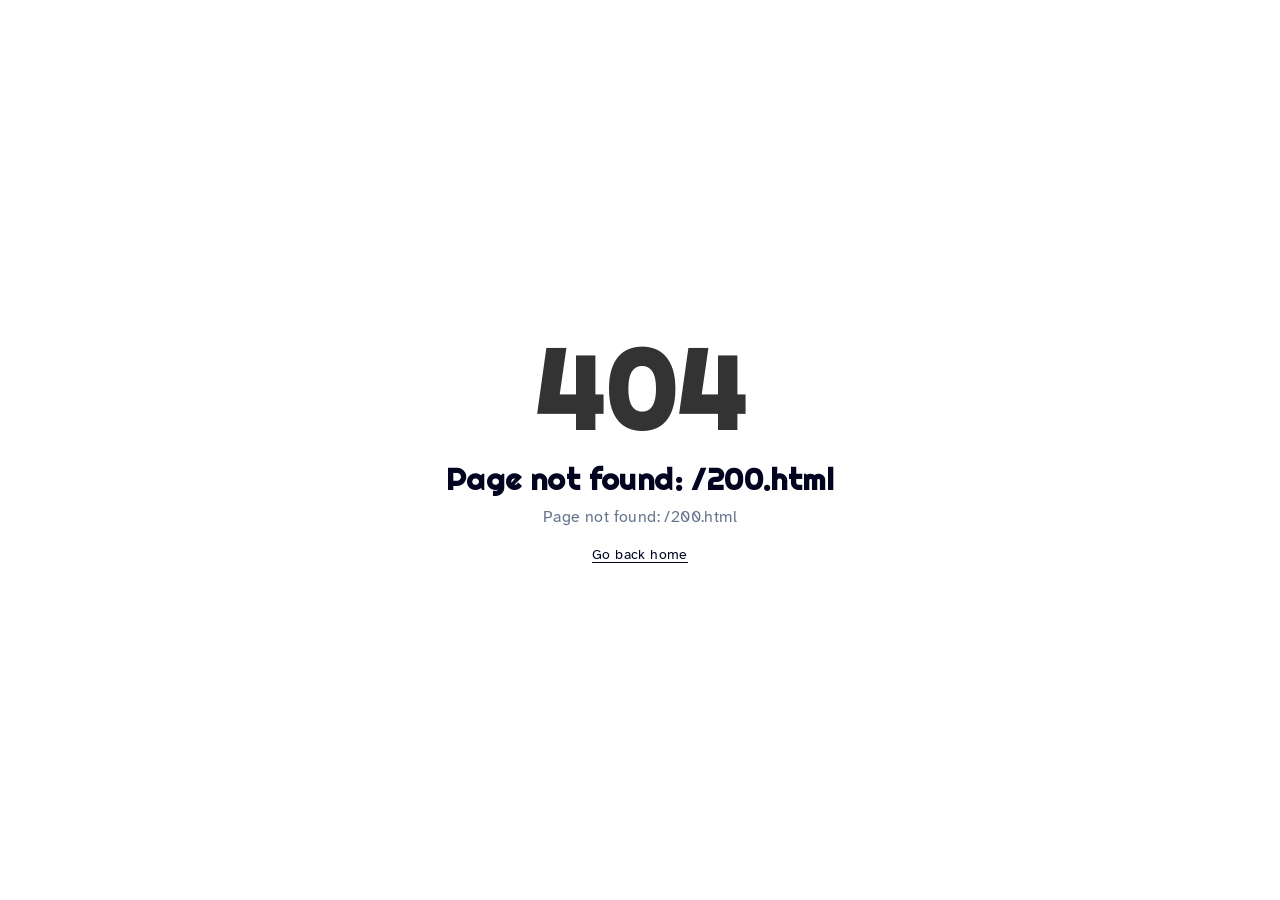
<file: 200.html>
<!DOCTYPE html><html><head><meta charset="utf-8"><meta name="viewport" content="width=device-width, initial-scale=1"><link rel="stylesheet" href="/_nuxt/entry.AqsYk_lr.css" crossorigin><link rel="modulepreload" as="script" crossorigin href="/_nuxt/BYtv8o4U.js"><script type="module" src="/_nuxt/BYtv8o4U.js" crossorigin></script><link rel="prefetch" as="image" type="image/svg+xml" href="/_nuxt/6b042d50787d4a81d659.D7JGeKLp.svg"><link rel="prefetch" as="image" type="image/webp" href="/_nuxt/paologallardo-wordpress-expert-dashboard.Bff22_ym.webp"><script>"use strict";(()=>{const t=window,e=document.documentElement,c=["dark","light"],n=getStorageValue("localStorage","nuxt-color-mode")||"system";let i=n==="system"?u():n;const r=e.getAttribute("data-color-mode-forced");r&&(i=r),l(i),t["__NUXT_COLOR_MODE__"]={preference:n,value:i,getColorScheme:u,addColorScheme:l,removeColorScheme:d};function l(o){const s=""+o+"",a="";e.classList?e.classList.add(s):e.className+=" "+s,a&&e.setAttribute("data-"+a,o)}function d(o){const s=""+o+"",a="";e.classList?e.classList.remove(s):e.className=e.className.replace(new RegExp(s,"g"),""),a&&e.removeAttribute("data-"+a)}function f(o){return t.matchMedia("(prefers-color-scheme"+o+")")}function u(){if(t.matchMedia&&f("").media!=="not all"){for(const o of c)if(f(":"+o).matches)return o}return"light"}})();function getStorageValue(t,e){switch(t){case"localStorage":return window.localStorage.getItem(e);case"sessionStorage":return window.sessionStorage.getItem(e);case"cookie":return getCookie(e);default:return null}}function getCookie(t){const c=("; "+window.document.cookie).split("; "+t+"=");if(c.length===2)return c.pop()?.split(";").shift()}</script></head><body><div id="__nuxt" class="isolate"></div><div id="teleports"></div><script>window.__NUXT__={};window.__NUXT__.config={public:{"nuxt-scripts":{version:"",defaultScriptOptions:{trigger:"onNuxtReady"}}},app:{baseURL:"/",buildId:"d2c80aed-3d33-4c76-8a3b-f1a29ae58aaf",buildAssetsDir:"/_nuxt/",cdnURL:""}}</script><script type="application/json" data-nuxt-data="nuxt-app" data-ssr="false" id="__NUXT_DATA__">[{"prerenderedAt":1,"serverRendered":2},1774922004022,false]</script></body></html>
</file>
<file: _nuxt/index.D-Pskid6.css>
.tilt-wrapper[data-v-5d7ba188]{border-radius:var(--radius-inside);display:inline-block;overflow:hidden;transform-style:preserve-3d}img[data-v-5d7ba188]{display:block;max-width:100%}.sample[data-v-98a1f78b]{transition:background-color var(--transition-duration) var(--transition-timing)}.sample__link[data-v-98a1f78b]{color:inherit;display:flex;flex-direction:column;height:100%;text-decoration:none}.sample[data-v-98a1f78b]:hover{background-color:var(--color-brand-dark)}.title[data-v-98a1f78b]{font-size:1.75rem;margin-bottom:1rem}.categories[data-v-98a1f78b]{display:flex;flex-wrap:wrap;gap:.5rem;margin-block:auto 0}.pill[data-v-98a1f78b]{border:1px solid var(--color-light-70);border-radius:var(--radius-content-inside);display:inline-block;padding:.25rem 1rem .16rem}
</file>
<file: _nuxt/entry.AqsYk_lr.css>
@font-face{font-family:Lineicons;src:url(./d495aba62101f856c80f.DJ4Lg1TH.eot);src:url(./d495aba62101f856c80f.DJ4Lg1TH.eot) format("embedded-opentype"),url(./9065bfe481020b04b68a.CMveUrS1.woff2) format("woff2"),url(./68caad34b1e80fa12b3a.4Cpu5VkB.woff) format("woff"),url(./a9c9056a643325579e2a.CCNAgZDa.ttf) format("truetype"),url(./6b042d50787d4a81d659.D7JGeKLp.svg) format("svg")}.lni{color:inherit;display:inline-block;flex-shrink:0;font: 1em/1 Lineicons;-webkit-font-smoothing:antialiased;-moz-osx-font-smoothing:grayscale}.lni-sm{font-size:.8em}.lni-lg{font-size:1.2em}.lni-16{font-size:16px}.lni-32{font-size:32px}.lni-is-spinning{animation:lni-spin 1s linear infinite}@keyframes lni-spin{0%{transform:rotate(0)}to{transform:rotate(1turn)}}.lni-rotate-90{transform:rotate(90deg)}.lni-rotate-180{transform:rotate(180deg)}.lni-rotate-270{transform:rotate(270deg)}.lni-flip-y{transform:scaleY(-1)}.lni-flip-x{transform:scaleX(-1)}.lni-500px:before{content:""}.lni-adobe:before{content:""}.lni-adonis:before{content:""}.lni-aeroplane-1:before{content:""}.lni-agenda:before{content:""}.lni-airbnb:before{content:""}.lni-airtable:before{content:""}.lni-alarm-1:before{content:""}.lni-align-text-center:before{content:""}.lni-align-text-left:before{content:""}.lni-align-text-right:before{content:""}.lni-alpinejs:before{content:""}.lni-amazon:before{content:""}.lni-amazon-original:before{content:""}.lni-amazon-pay:before{content:""}.lni-ambulance-1:before{content:""}.lni-amd:before{content:""}.lni-amex:before{content:""}.lni-anchor:before{content:""}.lni-android:before{content:""}.lni-android-old:before{content:""}.lni-angellist:before{content:""}.lni-angle-double-down:before{content:""}.lni-angle-double-left:before{content:""}.lni-angle-double-right:before{content:""}.lni-angle-double-up:before{content:""}.lni-angular:before{content:""}.lni-app-store:before{content:""}.lni-apple-brand:before{content:""}.lni-apple-music:before{content:""}.lni-apple-music-alt:before{content:""}.lni-apple-pay:before{content:""}.lni-arc-browser:before{content:""}.lni-arrow-all-direction:before{content:""}.lni-arrow-angular-top-left:before{content:""}.lni-arrow-angular-top-right:before{content:""}.lni-arrow-both-direction-horizontal-1:before{content:""}.lni-arrow-both-direction-vertical-1:before{content:""}.lni-arrow-downward:before{content:""}.lni-arrow-left:before{content:""}.lni-arrow-left-circle:before{content:""}.lni-arrow-right:before{content:""}.lni-arrow-right-circle:before{content:""}.lni-arrow-upward:before{content:""}.lni-asana:before{content:""}.lni-astro:before{content:""}.lni-atlassian:before{content:""}.lni-audi:before{content:""}.lni-audi-alt:before{content:""}.lni-aws:before{content:""}.lni-azure:before{content:""}.lni-badge-decagram-percent:before{content:""}.lni-balloons:before{content:""}.lni-ban-2:before{content:""}.lni-bar-chart-4:before{content:""}.lni-bar-chart-dollar:before{content:""}.lni-basket-shopping-3:before{content:""}.lni-beat:before{content:""}.lni-behance:before{content:""}.lni-bell-1:before{content:""}.lni-bike:before{content:""}.lni-bing:before{content:""}.lni-bitbucket:before{content:""}.lni-bitcoin:before{content:""}.lni-bittorrent:before{content:""}.lni-blogger:before{content:""}.lni-blogger-alt:before{content:""}.lni-bluetooth:before{content:""}.lni-bluetooth-logo:before{content:""}.lni-bmw:before{content:""}.lni-board-writing-3:before{content:""}.lni-bold:before{content:""}.lni-bolt-2:before{content:""}.lni-bolt-3:before{content:""}.lni-book-1:before{content:""}.lni-bookmark-1:before{content:""}.lni-bookmark-circle:before{content:""}.lni-books-2:before{content:""}.lni-bootstrap-5:before{content:""}.lni-bootstrap-5-square:before{content:""}.lni-box-archive-1:before{content:""}.lni-box-closed:before{content:""}.lni-box-gift-1:before{content:""}.lni-brave:before{content:""}.lni-bricks:before{content:""}.lni-bridge-3:before{content:""}.lni-briefcase-1:before{content:""}.lni-briefcase-2:before{content:""}.lni-briefcase-plus-1:before{content:""}.lni-brush-1-rotated:before{content:""}.lni-brush-2:before{content:""}.lni-btc:before{content:""}.lni-bug-1:before{content:""}.lni-buildings-1:before{content:""}.lni-bulb-2:before{content:""}.lni-bulb-4:before{content:""}.lni-burger-1:before{content:""}.lni-burger-drink:before{content:""}.lni-bus-1:before{content:""}.lni-busket-ball:before{content:""}.lni-cake-1:before{content:""}.lni-calculator-1:before{content:""}.lni-calculator-2:before{content:""}.lni-calendar-days:before{content:""}.lni-camera-1:before{content:""}.lni-camera-movie-1:before{content:""}.lni-candy-cane-2:before{content:""}.lni-candy-round-1:before{content:""}.lni-canva:before{content:""}.lni-capsule-1:before{content:""}.lni-car-2:before{content:""}.lni-car-4:before{content:""}.lni-car-6:before{content:""}.lni-caravan-1:before{content:""}.lni-cart-1:before{content:""}.lni-cart-2:before{content:""}.lni-cash-app:before{content:""}.lni-certificate-badge-1:before{content:""}.lni-chat-bubble-2:before{content:""}.lni-check:before{content:""}.lni-check-circle-1:before{content:""}.lni-check-square-2:before{content:""}.lni-chevron-down:before{content:""}.lni-chevron-down-circle:before{content:""}.lni-chevron-left:before{content:""}.lni-chevron-left-circle:before{content:""}.lni-chevron-right-circle:before{content:""}.lni-chevron-up:before{content:""}.lni-chevron-up-circle:before{content:""}.lni-chrome:before{content:""}.lni-chromecast:before{content:""}.lni-cisco:before{content:""}.lni-claude:before{content:""}.lni-clickup:before{content:""}.lni-clipboard:before{content:""}.lni-cloud-2:before{content:""}.lni-cloud-bolt-1:before{content:""}.lni-cloud-bolt-2:before{content:""}.lni-cloud-check-circle:before{content:""}.lni-cloud-download:before{content:""}.lni-cloud-iot-2:before{content:""}.lni-cloud-rain:before{content:""}.lni-cloud-refresh-clockwise:before{content:""}.lni-cloud-sun:before{content:""}.lni-cloud-upload:before{content:""}.lni-cloudflare:before{content:""}.lni-code-1:before{content:""}.lni-code-s:before{content:""}.lni-codepen:before{content:""}.lni-coffee-cup-2:before{content:""}.lni-coinbase:before{content:""}.lni-colour-palette-3:before{content:""}.lni-comment-1:before{content:""}.lni-comment-1-share:before{content:""}.lni-comment-1-text:before{content:""}.lni-compass-drafting-2:before{content:""}.lni-connectdevelop:before{content:""}.lni-copilot:before{content:""}.lni-coral:before{content:""}.lni-cpanel:before{content:""}.lni-crane-4:before{content:""}.lni-creative-commons:before{content:""}.lni-credit-card-multiple:before{content:""}.lni-crop-2:before{content:""}.lni-crown-3:before{content:""}.lni-css3:before{content:""}.lni-dashboard-square-1:before{content:""}.lni-database-2:before{content:""}.lni-deno:before{content:""}.lni-dev:before{content:""}.lni-dialogflow:before{content:""}.lni-diamonds-1:before{content:""}.lni-diamonds-2:before{content:""}.lni-digitalocean:before{content:""}.lni-diners-club:before{content:""}.lni-direction-ltr:before{content:""}.lni-direction-rtl:before{content:""}.lni-discord:before{content:""}.lni-discord-chat:before{content:""}.lni-discover:before{content:""}.lni-docker:before{content:""}.lni-dollar:before{content:""}.lni-dollar-circle:before{content:""}.lni-double-quotes-end-1:before{content:""}.lni-download-1:before{content:""}.lni-download-circle-1:before{content:""}.lni-dribbble:before{content:""}.lni-dribbble-symbol:before{content:""}.lni-drizzle:before{content:""}.lni-dropbox:before{content:""}.lni-drupal:before{content:""}.lni-dumbbell-1:before{content:""}.lni-edge:before{content:""}.lni-emoji-expressionless:before{content:""}.lni-emoji-expressionless-flat-eyes:before{content:""}.lni-emoji-grin:before{content:""}.lni-emoji-sad:before{content:""}.lni-emoji-smile:before{content:""}.lni-emoji-smile-side:before{content:""}.lni-emoji-smile-sunglass:before{content:""}.lni-emoji-smile-tongue:before{content:""}.lni-enter:before{content:""}.lni-enter-down:before{content:""}.lni-envato:before{content:""}.lni-envelope-1:before{content:""}.lni-eraser-1:before{content:""}.lni-ethereum-logo:before{content:""}.lni-euro:before{content:""}.lni-exit:before{content:""}.lni-exit-up:before{content:""}.lni-expand-arrow-1:before{content:""}.lni-expand-square-4:before{content:""}.lni-expressjs:before{content:""}.lni-eye:before{content:""}.lni-facebook:before{content:""}.lni-facebook-messenger:before{content:""}.lni-facebook-rounded:before{content:""}.lni-facebook-square:before{content:""}.lni-facetime:before{content:""}.lni-figma:before{content:""}.lni-file-format-zip:before{content:""}.lni-file-multiple:before{content:""}.lni-file-pencil:before{content:""}.lni-file-plus-circle:before{content:""}.lni-file-question:before{content:""}.lni-file-xmark:before{content:""}.lni-firebase:before{content:""}.lni-firefox:before{content:""}.lni-firework-rocket-4:before{content:""}.lni-fitbit:before{content:""}.lni-flag-1:before{content:""}.lni-flag-2:before{content:""}.lni-flickr:before{content:""}.lni-floppy-disk-1:before{content:""}.lni-flower-2:before{content:""}.lni-flutter:before{content:""}.lni-folder-1:before{content:""}.lni-ford:before{content:""}.lni-framer:before{content:""}.lni-funnel-1:before{content:""}.lni-gallery:before{content:""}.lni-game-pad-modern-1:before{content:""}.lni-gatsby:before{content:""}.lni-gauge-1:before{content:""}.lni-gear-1:before{content:""}.lni-gears-3:before{content:""}.lni-gemini:before{content:""}.lni-git:before{content:""}.lni-github:before{content:""}.lni-glass-juice-1:before{content:""}.lni-globe-1:before{content:""}.lni-globe-stand:before{content:""}.lni-go:before{content:""}.lni-goodreads:before{content:""}.lni-google:before{content:""}.lni-google-cloud:before{content:""}.lni-google-drive:before{content:""}.lni-google-meet:before{content:""}.lni-google-pay:before{content:""}.lni-google-wallet:before{content:""}.lni-graduation-cap-1:before{content:""}.lni-grammarly:before{content:""}.lni-hacker-news:before{content:""}.lni-hammer-1:before{content:""}.lni-hammer-2:before{content:""}.lni-hand-mic:before{content:""}.lni-hand-shake:before{content:""}.lni-hand-stop:before{content:""}.lni-hand-taking-dollar:before{content:""}.lni-hand-taking-leaf-1:before{content:""}.lni-hand-taking-user:before{content:""}.lni-hashnode:before{content:""}.lni-hat-chef-3:before{content:""}.lni-headphone-1:before{content:""}.lni-heart:before{content:""}.lni-helicopter-2:before{content:""}.lni-helmet-safety-1:before{content:""}.lni-hierarchy-1:before{content:""}.lni-highlighter-1:before{content:""}.lni-highlighter-2:before{content:""}.lni-home-2:before{content:""}.lni-hospital-2:before{content:""}.lni-hourglass:before{content:""}.lni-html5:before{content:""}.lni-ibm:before{content:""}.lni-id-card:before{content:""}.lni-imdb:before{content:""}.lni-indent:before{content:""}.lni-info:before{content:""}.lni-injection-1:before{content:""}.lni-instagram:before{content:""}.lni-instagram-logotype:before{content:""}.lni-intel:before{content:""}.lni-ios:before{content:""}.lni-island-2:before{content:""}.lni-jaguar:before{content:""}.lni-jamstack:before{content:""}.lni-java:before{content:""}.lni-javascript:before{content:""}.lni-jcb:before{content:""}.lni-joomla:before{content:""}.lni-jsfiddle:before{content:""}.lni-key-1:before{content:""}.lni-keyboard:before{content:""}.lni-knife-fork-1:before{content:""}.lni-kubernetes:before{content:""}.lni-label-dollar-2:before{content:""}.lni-laptop-2:before{content:""}.lni-laptop-phone:before{content:""}.lni-laravel:before{content:""}.lni-layers-1:before{content:""}.lni-layout-26:before{content:""}.lni-layout-9:before{content:""}.lni-leaf-1:before{content:""}.lni-leaf-6:before{content:""}.lni-lemon-squeezy:before{content:""}.lni-life-guard-tube-1:before{content:""}.lni-line:before{content:""}.lni-line-dashed:before{content:""}.lni-line-dotted:before{content:""}.lni-line-height:before{content:""}.lni-lineicons:before{content:""}.lni-link-2-angular-right:before{content:""}.lni-linkedin:before{content:""}.lni-location-arrow-right:before{content:""}.lni-locked-1:before{content:""}.lni-locked-2:before{content:""}.lni-loom:before{content:""}.lni-magento:before{content:""}.lni-magnet:before{content:""}.lni-mailchimp:before{content:""}.lni-map-marker-1:before{content:""}.lni-map-marker-5:before{content:""}.lni-map-pin-5:before{content:""}.lni-markdown:before{content:""}.lni-mastercard:before{content:""}.lni-medium:before{content:""}.lni-medium-alt:before{content:""}.lni-megaphone-1:before{content:""}.lni-menu-cheesburger:before{content:""}.lni-menu-hamburger-1:before{content:""}.lni-menu-meatballs-1:before{content:""}.lni-menu-meatballs-2:before{content:""}.lni-mercedes:before{content:""}.lni-message-2:before{content:""}.lni-message-2-question:before{content:""}.lni-message-3-text:before{content:""}.lni-meta:before{content:""}.lni-meta-alt:before{content:""}.lni-microphone-1:before{content:""}.lni-microscope:before{content:""}.lni-microsoft:before{content:""}.lni-microsoft-edge:before{content:""}.lni-microsoft-teams:before{content:""}.lni-minus:before{content:""}.lni-minus-circle:before{content:""}.lni-mongodb:before{content:""}.lni-monitor:before{content:""}.lni-monitor-code:before{content:""}.lni-monitor-mac:before{content:""}.lni-moon-half-right-5:before{content:""}.lni-mountains-2:before{content:""}.lni-mouse-2:before{content:""}.lni-mushroom-1:before{content:""}.lni-mushroom-5:before{content:""}.lni-music:before{content:""}.lni-mysql:before{content:""}.lni-nasa:before{content:""}.lni-netflix:before{content:""}.lni-netlify:before{content:""}.lni-next-step-2:before{content:""}.lni-nextjs:before{content:""}.lni-nike:before{content:""}.lni-nissan:before{content:""}.lni-nodejs:before{content:""}.lni-nodejs-alt:before{content:""}.lni-notebook-1:before{content:""}.lni-notion:before{content:""}.lni-npm:before{content:""}.lni-nuxt:before{content:""}.lni-nvidia:before{content:""}.lni-oculus:before{content:""}.lni-open-ai:before{content:""}.lni-opera-mini:before{content:""}.lni-oracle:before{content:""}.lni-outdent:before{content:""}.lni-paddle:before{content:""}.lni-page-break-1:before{content:""}.lni-pagination:before{content:""}.lni-paint-bucket:before{content:""}.lni-paint-roller-1:before{content:""}.lni-paperclip-1:before{content:""}.lni-party-flags:before{content:""}.lni-party-spray:before{content:""}.lni-patreon:before{content:""}.lni-pause:before{content:""}.lni-payoneer:before{content:""}.lni-paypal:before{content:""}.lni-pen-to-square:before{content:""}.lni-pencil-1:before{content:""}.lni-pepsi:before{content:""}.lni-phone:before{content:""}.lni-photos:before{content:""}.lni-php:before{content:""}.lni-pie-chart-2:before{content:""}.lni-pilcrow:before{content:""}.lni-pimjo-logo:before{content:""}.lni-pimjo-symbol:before{content:""}.lni-pinterest:before{content:""}.lni-pizza-2:before{content:""}.lni-placeholder-dollar:before{content:""}.lni-plantscale:before{content:""}.lni-play:before{content:""}.lni-play-store:before{content:""}.lni-playstation:before{content:""}.lni-plug-1:before{content:""}.lni-plus:before{content:""}.lni-plus-circle:before{content:""}.lni-pnpm:before{content:""}.lni-postgresql:before{content:""}.lni-postman:before{content:""}.lni-pound:before{content:""}.lni-power-button:before{content:""}.lni-previous-step-2:before{content:""}.lni-printer:before{content:""}.lni-prisma:before{content:""}.lni-producthunt:before{content:""}.lni-proton-mail-logo:before{content:""}.lni-proton-mail-symbol:before{content:""}.lni-python:before{content:""}.lni-question-mark:before{content:""}.lni-question-mark-circle:before{content:""}.lni-quora:before{content:""}.lni-radis:before{content:""}.lni-react:before{content:""}.lni-reddit:before{content:""}.lni-refresh-circle-1-clockwise:before{content:""}.lni-refresh-dollar-1:before{content:""}.lni-refresh-user-1:before{content:""}.lni-remix-js:before{content:""}.lni-road-1:before{content:""}.lni-rocket-5:before{content:""}.lni-route-1:before{content:""}.lni-rss-right:before{content:""}.lni-ruler-1:before{content:""}.lni-ruler-pen:before{content:""}.lni-rupee:before{content:""}.lni-safari:before{content:""}.lni-sanity:before{content:""}.lni-school-bench-1:before{content:""}.lni-school-bench-2:before{content:""}.lni-scissors-1-vertical:before{content:""}.lni-scoter:before{content:""}.lni-scroll-down-2:before{content:""}.lni-search-1:before{content:""}.lni-search-2:before{content:""}.lni-search-minus:before{content:""}.lni-search-plus:before{content:""}.lni-search-text:before{content:""}.lni-select-cursor-1:before{content:""}.lni-seo-monitor:before{content:""}.lni-service-bell-1:before{content:""}.lni-share-1:before{content:""}.lni-share-1-circle:before{content:""}.lni-share-2:before{content:""}.lni-shield-2:before{content:""}.lni-shield-2-check:before{content:""}.lni-shield-dollar:before{content:""}.lni-shift-left:before{content:""}.lni-shift-right:before{content:""}.lni-ship-1:before{content:""}.lni-shirt-1:before{content:""}.lni-shopify:before{content:""}.lni-shovel:before{content:""}.lni-shuffle:before{content:""}.lni-sign-post-left:before{content:""}.lni-signal-app:before{content:""}.lni-signs-post-2:before{content:""}.lni-sketch:before{content:""}.lni-skype:before{content:""}.lni-slack:before{content:""}.lni-slice-2:before{content:""}.lni-sliders-horizontal-square-2:before{content:""}.lni-slideshare:before{content:""}.lni-snapchat:before{content:""}.lni-sort-alphabetical:before{content:""}.lni-sort-high-to-low:before{content:""}.lni-soundcloud:before{content:""}.lni-spacex:before{content:""}.lni-spellcheck:before{content:""}.lni-spinner-2-sacle:before{content:""}.lni-spinner-3:before{content:""}.lni-sports:before{content:""}.lni-spotify:before{content:""}.lni-spotify-alt:before{content:""}.lni-squarespace:before{content:""}.lni-stackoverflow:before{content:""}.lni-stamp:before{content:""}.lni-star-fat:before{content:""}.lni-star-fat-half-2:before{content:""}.lni-star-sharp-disabled:before{content:""}.lni-statista:before{content:""}.lni-steam:before{content:""}.lni-stethoscope-1:before{content:""}.lni-stopwatch:before{content:""}.lni-storage-hdd-2:before{content:""}.lni-strikethrough-1:before{content:""}.lni-stripe:before{content:""}.lni-stumbleupon:before{content:""}.lni-sun-1:before{content:""}.lni-supabase:before{content:""}.lni-surfboard-2:before{content:""}.lni-svelte:before{content:""}.lni-swift:before{content:""}.lni-tab:before{content:""}.lni-tailwindcss:before{content:""}.lni-target-user:before{content:""}.lni-telegram:before{content:""}.lni-telephone-1:before{content:""}.lni-telephone-3:before{content:""}.lni-tesla:before{content:""}.lni-text-format:before{content:""}.lni-text-format-remove:before{content:""}.lni-text-paragraph:before{content:""}.lni-thumbs-down-3:before{content:""}.lni-thumbs-up-3:before{content:""}.lni-ticket-1:before{content:""}.lni-tickets-3:before{content:""}.lni-tiktok:before{content:""}.lni-tiktok-alt:before{content:""}.lni-tower-broadcast-1:before{content:""}.lni-toyota:before{content:""}.lni-train-1:before{content:""}.lni-train-3:before{content:""}.lni-trash-3:before{content:""}.lni-tree-2:before{content:""}.lni-trees-3:before{content:""}.lni-trello:before{content:""}.lni-trend-down-1:before{content:""}.lni-trend-up-1:before{content:""}.lni-trophy-1:before{content:""}.lni-trowel-1:before{content:""}.lni-truck-delivery-1:before{content:""}.lni-tumblr:before{content:""}.lni-turborepo:before{content:""}.lni-twitch:before{content:""}.lni-twitter-old:before{content:""}.lni-typescript:before{content:""}.lni-uber:before{content:""}.lni-uber-symbol:before{content:""}.lni-ubuntu:before{content:""}.lni-underline:before{content:""}.lni-unlink-2-angular-eft:before{content:""}.lni-unlocked-2:before{content:""}.lni-unsplash:before{content:""}.lni-upload-1:before{content:""}.lni-upload-circle-1:before{content:""}.lni-user-4:before{content:""}.lni-user-multiple-4:before{content:""}.lni-vector-nodes-6:before{content:""}.lni-vector-nodes-7:before{content:""}.lni-vercel:before{content:""}.lni-vimeo:before{content:""}.lni-visa:before{content:""}.lni-vite:before{content:""}.lni-vk:before{content:""}.lni-vmware:before{content:""}.lni-volkswagen:before{content:""}.lni-volume-1:before{content:""}.lni-volume-high:before{content:""}.lni-volume-low:before{content:""}.lni-volume-mute:before{content:""}.lni-volume-off:before{content:""}.lni-vs-code:before{content:""}.lni-vuejs:before{content:""}.lni-wallet-1:before{content:""}.lni-watch-beat-1:before{content:""}.lni-water-drop-1:before{content:""}.lni-webflow:before{content:""}.lni-webhooks:before{content:""}.lni-wechat:before{content:""}.lni-weight-machine-1:before{content:""}.lni-whatsapp:before{content:""}.lni-wheelbarrow-empty:before{content:""}.lni-wheelchair-1:before{content:""}.lni-windows:before{content:""}.lni-wise:before{content:""}.lni-wordpress:before{content:""}.lni-www:before{content:""}.lni-www-cursor:before{content:""}.lni-x:before{content:""}.lni-xampp:before{content:""}.lni-xbox:before{content:""}.lni-xmark:before{content:""}.lni-xmark-circle:before{content:""}.lni-xrp:before{content:""}.lni-yahoo:before{content:""}.lni-yarn:before{content:""}.lni-ycombinator:before{content:""}.lni-yen:before{content:""}.lni-youtube:before{content:""}.lni-youtube-kids:before{content:""}.lni-youtube-music:before{content:""}.lni-zapier:before{content:""}.lni-zero-size:before{content:""}.lni-zoom:before{content:""}@font-face{font-family:Righteous;src:local("Righteous Regular"),local("Righteous"),url(../_fonts/1ZTlEDqU4DtwDJiND8f6qaugUpa0RIDvQl-v7iM6l54-4eM7JIaO9WY6stJ5iVaOgtye6ubSkomPSXEfdQDei6A.woff) format(woff);font-display:swap;font-weight:400;font-style:normal}@font-face{font-family:"Righteous Fallback: BlinkMacSystemFont";src:local("BlinkMacSystemFont");size-adjust:113.2474%;ascent-override:86.9657%;descent-override:22.6792%;line-gap-override:0%}@font-face{font-family:"Righteous Fallback: Segoe UI";src:local("Segoe UI");size-adjust:106.3877%;ascent-override:92.5731%;descent-override:24.1415%;line-gap-override:0%}@font-face{font-family:"Righteous Fallback: Helvetica Neue";src:local("Helvetica Neue");size-adjust:104.8177%;ascent-override:93.9596%;descent-override:24.5031%;line-gap-override:0%}@font-face{font-family:"Righteous Fallback: Arial";src:local("Arial");size-adjust:105.805%;ascent-override:93.0828%;descent-override:24.2745%;line-gap-override:0%}@font-face{font-family:"Righteous Fallback: Noto Sans";src:local("Noto Sans");size-adjust:99.5105%;ascent-override:98.9708%;descent-override:25.8099%;line-gap-override:0%}@font-face{font-family:Righteous;src:local("Righteous Regular"),local("Righteous"),url(../_fonts/9pcE3Gzbk0QrTxn0RyhNx-b3V0zZWlT8w2spqVr8BB8-RSX3UmESXxwDz3WbF0WWK0Xy2nfiis4r87rRPgHSQZc.woff2) format(woff2);font-display:swap;unicode-range:U+0100-02BA,U+02BD-02C5,U+02C7-02CC,U+02CE-02D7,U+02DD-02FF,U+0304,U+0308,U+0329,U+1D00-1DBF,U+1E00-1E9F,U+1EF2-1EFF,U+2020,U+20A0-20AB,U+20AD-20C0,U+2113,U+2C60-2C7F,U+A720-A7FF;font-weight:400;font-style:normal}@font-face{font-family:Righteous;src:local("Righteous Regular"),local("Righteous"),url(../_fonts/A_muEu2L9IfPbCnC3tCfMoASmcMX9PN-8pJaoAzf3xc-aifY66pIi7OYVsy4xBe2deRFyKlQVenjMtck5cisp2o.woff2) format(woff2);font-display:swap;unicode-range:U+0000-00FF,U+0131,U+0152-0153,U+02BB-02BC,U+02C6,U+02DA,U+02DC,U+0304,U+0308,U+0329,U+2000-206F,U+20AC,U+2122,U+2191,U+2193,U+2212,U+2215,U+FEFF,U+FFFD;font-weight:400;font-style:normal}@font-face{font-family:Atkinson Hyperlegible;src:local("Atkinson Hyperlegible Regular Italic"),local("Atkinson Hyperlegible Italic"),url(../_fonts/1ZTlEDqU4DtwDJiND8f6qaugUpa0RIDvQl-v7iM6l54-xekfP0_JgTw9E6Af7pMo_Zi2Mmc9GG17RFwXn98IQsk.woff) format(woff);font-display:swap;font-weight:400;font-style:italic}@font-face{font-family:"Atkinson Hyperlegible Fallback: Noto Sans Mono";src:local("Noto Sans Mono");size-adjust:73.8333%;ascent-override:128.6682%;descent-override:39.2777%;line-gap-override:0%}@font-face{font-family:Atkinson Hyperlegible;src:local("Atkinson Hyperlegible Regular"),local("Atkinson Hyperlegible"),url(../_fonts/1ZTlEDqU4DtwDJiND8f6qaugUpa0RIDvQl-v7iM6l54-flE0F9t__wm3BStnG-rQVT2NYjuf5xMBr5NSTcXKPbc.woff) format(woff);font-display:swap;font-weight:400;font-style:normal}@font-face{font-family:Atkinson Hyperlegible;src:local("Atkinson Hyperlegible Bold"),url(../_fonts/1ZTlEDqU4DtwDJiND8f6qaugUpa0RIDvQl-v7iM6l54-KFyN7VomQY5fSoKh01jc9xxSs_ASCja4g19Trik2Ue0.woff) format(woff);font-display:swap;font-weight:700;font-style:normal}@font-face{font-family:Atkinson Hyperlegible;src:local("Atkinson Hyperlegible Bold Italic"),url(../_fonts/w4jZzuX3k3KzETia-gGxhZm728YsbGaQCCYOVbLIQTE-szEa34ZyTtrjH8TJzkxXen1KC4g3Yde2Wrfb7Rrs6jM.woff2) format(woff2);font-display:swap;unicode-range:U+0100-02BA,U+02BD-02C5,U+02C7-02CC,U+02CE-02D7,U+02DD-02FF,U+0304,U+0308,U+0329,U+1D00-1DBF,U+1E00-1E9F,U+1EF2-1EFF,U+2020,U+20A0-20AB,U+20AD-20C0,U+2113,U+2C60-2C7F,U+A720-A7FF;font-weight:700;font-style:italic}@font-face{font-family:Atkinson Hyperlegible;src:local("Atkinson Hyperlegible Bold Italic"),url(../_fonts/qv91oMv4jE4-rKu45OEenHIVclgX0vgo1dJXleJac5U-a3_vuGarfQswvFoD5Wf737RQEoguS_an9CvVnbO5rRE.woff2) format(woff2);font-display:swap;unicode-range:U+0000-00FF,U+0131,U+0152-0153,U+02BB-02BC,U+02C6,U+02DA,U+02DC,U+0304,U+0308,U+0329,U+2000-206F,U+20AC,U+2122,U+2191,U+2193,U+2212,U+2215,U+FEFF,U+FFFD;font-weight:700;font-style:italic}@font-face{font-family:Atkinson Hyperlegible;src:local("Atkinson Hyperlegible Bold"),url(../_fonts/19ye91rXtEodkUZQtxB5TEOiqRGxjgyZorDJjhfcIKE-vui8rS6iczXpqMBoeoxN_P4nQa_kBD0YkQ-eaHLXamI.woff2) format(woff2);font-display:swap;unicode-range:U+0100-02BA,U+02BD-02C5,U+02C7-02CC,U+02CE-02D7,U+02DD-02FF,U+0304,U+0308,U+0329,U+1D00-1DBF,U+1E00-1E9F,U+1EF2-1EFF,U+2020,U+20A0-20AB,U+20AD-20C0,U+2113,U+2C60-2C7F,U+A720-A7FF;font-weight:700;font-style:normal}@font-face{font-family:Atkinson Hyperlegible;src:local("Atkinson Hyperlegible Bold"),url(../_fonts/yOCzU7Is6nsMgWK08KYsS3sMpm2dForOTDv1qJ7QiM-qgW5TReFNiP3_bFalyRNdZYlnNg8fcTfGxDvoh61h5w.woff2) format(woff2);font-display:swap;unicode-range:U+0000-00FF,U+0131,U+0152-0153,U+02BB-02BC,U+02C6,U+02DA,U+02DC,U+0304,U+0308,U+0329,U+2000-206F,U+20AC,U+2122,U+2191,U+2193,U+2212,U+2215,U+FEFF,U+FFFD;font-weight:700;font-style:normal}@font-face{font-family:"Atkinson Hyperlegible Fallback: Courier New";src:local("Courier New");size-adjust:73.8213%;ascent-override:128.6891%;descent-override:39.284%;line-gap-override:0%}@font-face{font-family:"Atkinson Hyperlegible Fallback: Roboto Mono";src:local("Roboto Mono");size-adjust:73.8213%;ascent-override:128.6891%;descent-override:39.284%;line-gap-override:0%}@font-face{font-family:Atkinson Hyperlegible;src:local("Atkinson Hyperlegible Bold Italic"),url(../_fonts/1ZTlEDqU4DtwDJiND8f6qaugUpa0RIDvQl-v7iM6l54-K9kFzvi5k9CB6Cg5ygtU3wnsCEc3DJEBZT2w4PUHaqA.woff) format(woff);font-display:swap;font-weight:700;font-style:italic}@font-face{font-family:Atkinson Hyperlegible;src:local("Atkinson Hyperlegible Regular Italic"),local("Atkinson Hyperlegible Italic"),url(../_fonts/JK0CR8tugVspfwVG0gJD-vUwnqKCMM4P5S0xnI-nyrg-jJMQVAQT4dx1C2nKi9HIUbzAHcFak2sg2uyePX6I94g.woff2) format(woff2);font-display:swap;unicode-range:U+0100-02BA,U+02BD-02C5,U+02C7-02CC,U+02CE-02D7,U+02DD-02FF,U+0304,U+0308,U+0329,U+1D00-1DBF,U+1E00-1E9F,U+1EF2-1EFF,U+2020,U+20A0-20AB,U+20AD-20C0,U+2113,U+2C60-2C7F,U+A720-A7FF;font-weight:400;font-style:italic}@font-face{font-family:Atkinson Hyperlegible;src:local("Atkinson Hyperlegible Regular Italic"),local("Atkinson Hyperlegible Italic"),url(../_fonts/XcJOy-7k57yTUEV5SXyjzB6kNn7kR75vpH9j0KQ9dYw-jMgyN5TSNa5dQuw0RgVg6cyTTYDs6dzuzPMOKI5Cg0U.woff2) format(woff2);font-display:swap;unicode-range:U+0000-00FF,U+0131,U+0152-0153,U+02BB-02BC,U+02C6,U+02DA,U+02DC,U+0304,U+0308,U+0329,U+2000-206F,U+20AC,U+2122,U+2191,U+2193,U+2212,U+2215,U+FEFF,U+FFFD;font-weight:400;font-style:italic}@font-face{font-family:Atkinson Hyperlegible;src:local("Atkinson Hyperlegible Regular"),local("Atkinson Hyperlegible"),url(../_fonts/SEQXeFMJBZhG3reXndg_1d9PUtkOsdYwMlFYI0GEq6Q-1tkMmNmh51Wl52KgaXr9ykjLhbQjFcjIsS0_eTXAavI.woff2) format(woff2);font-display:swap;unicode-range:U+0100-02BA,U+02BD-02C5,U+02C7-02CC,U+02CE-02D7,U+02DD-02FF,U+0304,U+0308,U+0329,U+1D00-1DBF,U+1E00-1E9F,U+1EF2-1EFF,U+2020,U+20A0-20AB,U+20AD-20C0,U+2113,U+2C60-2C7F,U+A720-A7FF;font-weight:400;font-style:normal}@font-face{font-family:Atkinson Hyperlegible;src:local("Atkinson Hyperlegible Regular"),local("Atkinson Hyperlegible"),url(../_fonts/mREDsH1zqaJOZI_W01FjTMdzAocLOotb0atBf5jmIPQ-hehuVC6HCSq08K313KQcCINIOPtUPrCIjwuIbl4wGUw.woff2) format(woff2);font-display:swap;unicode-range:U+0000-00FF,U+0131,U+0152-0153,U+02BB-02BC,U+02C6,U+02DA,U+02DC,U+0304,U+0308,U+0329,U+2000-206F,U+20AC,U+2122,U+2191,U+2193,U+2212,U+2215,U+FEFF,U+FFFD;font-weight:400;font-style:normal}:root{--color-brand-dark:#051f20;--color-brand:#083d3f;--color-brand-30:#062e30;--color-light:#e6e8e8;--color-light-70:#e6e8e8b3;--color-light-10:#e6e8e81a;--color-highlight:#00ff17;--radius-outside:6.25rem;--radius-inside:2rem;--radius-content-inside:.625rem;--font-heading:"Righteous", "Righteous Fallback: BlinkMacSystemFont", "Righteous Fallback: Segoe UI", "Righteous Fallback: Helvetica Neue", "Righteous Fallback: Arial", "Righteous Fallback: Noto Sans",sans-serif;--font-body:"Atkinson Hyperlegible", "Atkinson Hyperlegible Fallback: Courier New", "Atkinson Hyperlegible Fallback: Roboto Mono", "Atkinson Hyperlegible Fallback: Noto Sans Mono",monospace;--transition-duration:.3s;--transition-slow-duration:1.3s;--transition-timing:linear}body,html{background-color:var(--color-brand);color:var(--color-light-70);font-family:var(--font-body);font-size:16px;line-height:1.35;margin:0;padding:0}*{box-sizing:border-box}h1,h2,h3,h4,h5,h6,p{margin:0;padding:0}h1,h2,h3,h4,h5,h6{font-family:var(--font-heading);font-weight:400;line-height:1.15;margin-block-end:1.25rem}h1{font-size:5.125rem}h2{font-size:3.1875rem}h3{font-size:2rem}h4{font-size:1.5rem}a,p,span{font-family:Atkinson Hyperlegible,"Atkinson Hyperlegible Fallback: Courier New","Atkinson Hyperlegible Fallback: Roboto Mono","Atkinson Hyperlegible Fallback: Noto Sans Mono",monospace}p+p{margin-block-start:1rem}h1{color:#333;font-size:clamp(60px,5vw,120px);margin-bottom:20px}a{color:var(--color-highlight);text-decoration:none}.highlight,a.button,mark{background-color:var(--color-highlight);color:var(--color-brand)}a.button{border-radius:var(--radius-inside);display:inline-block;font-family:var(--font-heading);margin-block-start:1.25rem;padding:1rem 2rem;text-transform:uppercase;transition:all var(--transition-duration) var(--transition-timing);will-change:background-color,color}a.button:is(:hover,:focus){background-color:var(--color-brand-dark);color:var(--color-highlight)}.text-center{text-align:center}.center{margin-inline:auto}.padded{padding:5rem}.banner{background-color:var(--color-brand-dark);border-bottom-left-radius:var(--radius-outside);border-bottom-right-radius:var(--radius-outside);display:flex;flex-direction:column;height:80vh;justify-content:center;overflow:hidden;position:relative}.banner,.tech-expertise{padding-inline-end:40vw}.banner,.page-row{padding:clamp(40px,5vw,100px) 40px}footer{padding:0 40px}.banner h1{color:var(--color-light)}.banner .phrases{font-size:1.5rem;text-transform:uppercase}.banner blockquote{border-left:1px solid var(--color-light-70);padding-block:1rem;padding-inline-start:1.25rem}.banner blockquote p{margin-block-start:0}.banner :not(img){position:relative;z-index:2}.rotating{bottom:-50%;position:absolute;right:-20%;z-index:1}.grid{display:grid;gap:1.875rem}.box{background-color:var(--color-brand-30);border-radius:var(--radius-inside);overflow:hidden;padding:2rem;position:relative}.box:has(.tilt){padding-block-end:0}#samples,.expertise-grid{grid-template-columns:1fr;margin-top:1.25rem}.expertise{align-items:start;display:flex;flex-direction:column;min-height:21.875rem}.expertise aside{bottom:1rem;left:-15%;position:absolute}.expertise.attract>:not(img){position:relative;z-index:2}.specifics{display:flex;gap:.75rem;margin-block:.375rem;transform:translateZ(0);transition:transform var(--transition-slow-duration) var(--transition-timing);width:-moz-max-content;width:max-content;will-change:transform}.expertise-grid{grid-template-columns:1fr}.box.in-view .specifics{transform:translate3d(.7rem,0,0)}.box.in-view .specifics:first-child{transform:translate3d(-2.7rem,0,0)}.box.in-view .specifics:last-child{transform:translate3d(-3.7rem,0,0)}.specifics span,.specifics:before{background-color:var(--color-light-10);border:1px solid var(--color-light-10);border-radius:var(--radius-content-inside);display:inline-block;line-height:1;padding:.5rem 1.25rem}.specifics:before{background-color:transparent;content:"";width:7.125rem}.specifics span.highlight{background-color:transparent;border:1px solid var(--color-highlight);color:var(--color-highlight)}.expertise .button{margin-block-end:0;margin-block-start:auto}.expertise.cta .rotating{animation:rotate-reverse 50s linear infinite;left:50%;top:-50%}.expertise .tilt,.interface-dashboard .tilt{height:auto;margin-block-end:0;margin-inline:auto;max-width:68.75rem;width:100%}.expertise .tilt img{border-top-left-radius:var(--radius-inside);border-top-right-radius:var(--radius-inside);height:100%;max-width:100%;-o-object-fit:cover;object-fit:cover;-o-object-position:top center;object-position:top center;width:100%}.expertise.wordpress{background:url(./paologallardo-wordpress-expert-dashboard.Bff22_ym.webp) 100% 100%/auto no-repeat,var(--color-brand-30)}.interface-dashboard .tilt{height:auto!important;margin-block-start:-5rem}.interface-dashboard .tilt img{border-radius:var(--radius-inside)}.columns{display:flex;flex-wrap:wrap;gap:2rem;justify-content:center;margin-block:clamp(40px,5vw,100px);margin-inline:auto;max-width:48rem}.iconed{opacity:0;text-align:center;transform:translate3d(0,10px,0);transition-duration:var(--transition-duration);transition-property:all;transition-timing-function:var(--transition-timing);width:100%;will-change:transform,opacity}.columns.in-view .iconed{opacity:1;transform:translateZ(0)}.iconed h4{margin-bottom:.5rem}.lead-intro{margin-block-end:1.25rem}.rotating{animation:rotate 50s linear infinite}#samples{gap:1.25rem;margin-block-start:2rem}.work-samples{background-color:var(--color-brand-dark)}.work-samples h2,.work-samples>p{margin-inline:auto;max-width:62rem;text-align:center}footer .cta{margin-inline:auto;max-width:56.25rem}footer .cta p{margin-inline:auto;max-width:42.5rem}footer .social-icons{justify-content:center;margin-block-start:1.25rem}.colophon{margin-block:2.5rem}@keyframes rotate{0%{transform:rotate(0)}to{transform:rotate(-1turn)}}@keyframes rotate-reverse{0%{transform:rotate(0)}to{transform:rotate(1turn)}}@media(min-width:580px){.iconed{width:75%}}@media(min-width:680px){.iconed{width:calc(33.3% - 2rem)}.expertise .tilt{height:15.625rem}.expertise .tilt,.interface-dashboard .tilt{width:100%}}@media(min-width:861px){.expertise.wordpress{background:url(./paologallardo-wordpress-expert-dashboard.Bff22_ym.webp) 100% 100%/auto no-repeat,var(--color-brand-30)}.lead-intro{width:50%}.banner,.page-row{padding:clamp(40px,5vw,100px) 80px}#samples,.expertise-grid{grid-template-columns:repeat(2,1fr)}.expertise.headline{align-items:center;justify-content:center}.grid .thrice,.grid .twice{grid-column:span 2}.iconed{transition-delay:.06s}.iconed:first-child{transition-delay:0s}.iconed:last-child{transition-delay:.12s}}@media(min-width:1281px){.expertise-grid{grid-template-columns:repeat(3,1fr)}#samples{grid-template-columns:repeat(4,1fr)}.grid .twice{grid-column:span 2}.grid .thrice{grid-column:span 3}}@media(min-width:1600px){#samples{grid-template-columns:repeat(5,1fr)}}@font-face{font-display:swap;font-family:Atkinson Hyperlegible;font-style:normal;font-weight:400;src:url(./Atkinson_Hyperlegible-normal-400-latin-ext.DRk46D-x.woff2) format("woff2");unicode-range:u+0100-02ba,u+02bd-02c5,u+02c7-02cc,u+02ce-02d7,u+02dd-02ff,u+0304,u+0308,u+0329,u+1d00-1dbf,u+1e00-1e9f,u+1ef2-1eff,u+2020,u+20a0-20ab,u+20ad-20c0,u+2113,u+2c60-2c7f,u+a720-a7ff}@font-face{font-display:swap;font-family:Atkinson Hyperlegible;font-style:normal;font-weight:400;src:url(./Atkinson_Hyperlegible-normal-400-latin.BrHNak5F.woff2) format("woff2");unicode-range:u+00??,u+0131,u+0152-0153,u+02bb-02bc,u+02c6,u+02da,u+02dc,u+0304,u+0308,u+0329,u+2000-206f,u+20ac,u+2122,u+2191,u+2193,u+2212,u+2215,u+feff,u+fffd}@font-face{font-display:swap;font-family:Righteous;font-style:normal;font-weight:400;src:url(./Righteous-normal-400-latin-ext.rbdiPHGJ.woff2) format("woff2");unicode-range:u+0100-02ba,u+02bd-02c5,u+02c7-02cc,u+02ce-02d7,u+02dd-02ff,u+0304,u+0308,u+0329,u+1d00-1dbf,u+1e00-1e9f,u+1ef2-1eff,u+2020,u+20a0-20ab,u+20ad-20c0,u+2113,u+2c60-2c7f,u+a720-a7ff}@font-face{font-display:swap;font-family:Righteous;font-style:normal;font-weight:400;src:url(./Righteous-normal-400-latin.DIzXvQUm.woff2) format("woff2");unicode-range:u+00??,u+0131,u+0152-0153,u+02bb-02bc,u+02c6,u+02da,u+02dc,u+0304,u+0308,u+0329,u+2000-206f,u+20ac,u+2122,u+2191,u+2193,u+2212,u+2215,u+feff,u+fffd}.menu-toggle[data-v-fdbba8e6]{background:none;border:none;cursor:pointer;display:block;height:22px;padding:0;position:relative;width:40px;z-index:301}.menu-toggle span[data-v-fdbba8e6]{background:#fff;border-radius:2px;display:block;height:3px;opacity:1;position:absolute;transform-origin:center;transition:all .3s ease;width:100%}.menu-toggle span[data-v-fdbba8e6]:first-child{top:0}.menu-toggle span[data-v-fdbba8e6]:nth-child(2),.menu-toggle span[data-v-fdbba8e6]:nth-child(3){top:50%;transform:translateY(-50%)}.menu-toggle span[data-v-fdbba8e6]:nth-child(4){top:100%;transform:translateY(-100%)}.menu-toggle span.open[data-v-fdbba8e6]:first-child,.menu-toggle span.open[data-v-fdbba8e6]:nth-child(4){opacity:0}.menu-toggle span.open[data-v-fdbba8e6]:nth-child(2){transform:rotate(45deg) translateY(-51%)}.menu-toggle span.open[data-v-fdbba8e6]:nth-child(3){transform:rotate(-45deg) translateY(-51%)}@media(min-width:1024px){.menu-toggle[data-v-fdbba8e6]{display:none}}.nav-container[data-v-82549135]{align-items:center;color:#fff;display:flex;justify-content:flex-end;padding:1rem;position:fixed;top:0;width:100%;z-index:30}.logo a[data-v-82549135]{color:#fff;font-size:1.5rem;font-weight:700;text-decoration:none}.menu-toggle[data-v-82549135]{background:none;border:none;color:#fff;cursor:pointer;font-size:2rem}.nav-menu[data-v-82549135]{align-items:center;background:var(--color-brand-dark);display:flex;flex-direction:column;height:100vh;justify-content:center;left:0;position:fixed;top:0;transform:translate(-100%);transition:transform .3s ease-in-out;width:100%}.nav-menu.open[data-v-82549135]{transform:translate(0)}.nav-menu ul[data-v-82549135]{display:flex;flex-direction:column;gap:1.5rem;list-style:none;margin:0;padding:0;text-align:center}.nav-menu li a[data-v-82549135]{color:#fff;font-size:2.125rem;text-align:center;text-decoration:none}.social-icons[data-v-82549135]{display:flex;flex-direction:row;gap:1rem;margin-top:2rem}.social-icons a[data-v-82549135]{color:#fff;text-decoration:none}@media(min-width:1024px){.nav-container[data-v-82549135]{background:linear-gradient(to bottom,var(--color-brand-dark),transparent)}.nav-menu[data-v-82549135]{align-items:center;background:transparent;display:flex;flex-direction:row;height:auto;justify-content:flex-end;position:static;transform:none;transition:none;width:auto}.nav-menu ul[data-v-82549135]{flex-direction:row;gap:2rem}.nav-menu li a[data-v-82549135]{font-size:1rem}.social-icons[data-v-82549135]{display:none;margin-top:0}}.social-icons__item[data-v-830a2376]{list-style:none}.social-icons__link[data-v-830a2376]{align-items:center;display:inline-flex;font-size:1.25rem;justify-content:center;text-decoration:none}.sr-only[data-v-830a2376]{height:1px;margin:-1px;overflow:hidden;padding:0;position:absolute;width:1px;clip:rect(0,0,0,0);border:0;white-space:nowrap}.social-icons[data-v-65a95f2a]{display:flex;gap:1rem;padding:0}
</file>
<file: _nuxt/entry.B-l0T_Xz.css>
@font-face{font-family:Lineicons;src:url(./d495aba62101f856c80f.DJ4Lg1TH.eot);src:url(./d495aba62101f856c80f.DJ4Lg1TH.eot) format("embedded-opentype"),url(./9065bfe481020b04b68a.CMveUrS1.woff2) format("woff2"),url(./68caad34b1e80fa12b3a.4Cpu5VkB.woff) format("woff"),url(./a9c9056a643325579e2a.CCNAgZDa.ttf) format("truetype"),url(./6b042d50787d4a81d659.D7JGeKLp.svg) format("svg")}.lni{color:inherit;display:inline-block;flex-shrink:0;font: 1em/1 Lineicons;-webkit-font-smoothing:antialiased;-moz-osx-font-smoothing:grayscale}.lni-sm{font-size:.8em}.lni-lg{font-size:1.2em}.lni-16{font-size:16px}.lni-32{font-size:32px}.lni-is-spinning{animation:lni-spin 1s linear infinite}@keyframes lni-spin{0%{transform:rotate(0)}to{transform:rotate(1turn)}}.lni-rotate-90{transform:rotate(90deg)}.lni-rotate-180{transform:rotate(180deg)}.lni-rotate-270{transform:rotate(270deg)}.lni-flip-y{transform:scaleY(-1)}.lni-flip-x{transform:scaleX(-1)}.lni-500px:before{content:""}.lni-adobe:before{content:""}.lni-adonis:before{content:""}.lni-aeroplane-1:before{content:""}.lni-agenda:before{content:""}.lni-airbnb:before{content:""}.lni-airtable:before{content:""}.lni-alarm-1:before{content:""}.lni-align-text-center:before{content:""}.lni-align-text-left:before{content:""}.lni-align-text-right:before{content:""}.lni-alpinejs:before{content:""}.lni-amazon:before{content:""}.lni-amazon-original:before{content:""}.lni-amazon-pay:before{content:""}.lni-ambulance-1:before{content:""}.lni-amd:before{content:""}.lni-amex:before{content:""}.lni-anchor:before{content:""}.lni-android:before{content:""}.lni-android-old:before{content:""}.lni-angellist:before{content:""}.lni-angle-double-down:before{content:""}.lni-angle-double-left:before{content:""}.lni-angle-double-right:before{content:""}.lni-angle-double-up:before{content:""}.lni-angular:before{content:""}.lni-app-store:before{content:""}.lni-apple-brand:before{content:""}.lni-apple-music:before{content:""}.lni-apple-music-alt:before{content:""}.lni-apple-pay:before{content:""}.lni-arc-browser:before{content:""}.lni-arrow-all-direction:before{content:""}.lni-arrow-angular-top-left:before{content:""}.lni-arrow-angular-top-right:before{content:""}.lni-arrow-both-direction-horizontal-1:before{content:""}.lni-arrow-both-direction-vertical-1:before{content:""}.lni-arrow-downward:before{content:""}.lni-arrow-left:before{content:""}.lni-arrow-left-circle:before{content:""}.lni-arrow-right:before{content:""}.lni-arrow-right-circle:before{content:""}.lni-arrow-upward:before{content:""}.lni-asana:before{content:""}.lni-astro:before{content:""}.lni-atlassian:before{content:""}.lni-audi:before{content:""}.lni-audi-alt:before{content:""}.lni-aws:before{content:""}.lni-azure:before{content:""}.lni-badge-decagram-percent:before{content:""}.lni-balloons:before{content:""}.lni-ban-2:before{content:""}.lni-bar-chart-4:before{content:""}.lni-bar-chart-dollar:before{content:""}.lni-basket-shopping-3:before{content:""}.lni-beat:before{content:""}.lni-behance:before{content:""}.lni-bell-1:before{content:""}.lni-bike:before{content:""}.lni-bing:before{content:""}.lni-bitbucket:before{content:""}.lni-bitcoin:before{content:""}.lni-bittorrent:before{content:""}.lni-blogger:before{content:""}.lni-blogger-alt:before{content:""}.lni-bluetooth:before{content:""}.lni-bluetooth-logo:before{content:""}.lni-bmw:before{content:""}.lni-board-writing-3:before{content:""}.lni-bold:before{content:""}.lni-bolt-2:before{content:""}.lni-bolt-3:before{content:""}.lni-book-1:before{content:""}.lni-bookmark-1:before{content:""}.lni-bookmark-circle:before{content:""}.lni-books-2:before{content:""}.lni-bootstrap-5:before{content:""}.lni-bootstrap-5-square:before{content:""}.lni-box-archive-1:before{content:""}.lni-box-closed:before{content:""}.lni-box-gift-1:before{content:""}.lni-brave:before{content:""}.lni-bricks:before{content:""}.lni-bridge-3:before{content:""}.lni-briefcase-1:before{content:""}.lni-briefcase-2:before{content:""}.lni-briefcase-plus-1:before{content:""}.lni-brush-1-rotated:before{content:""}.lni-brush-2:before{content:""}.lni-btc:before{content:""}.lni-bug-1:before{content:""}.lni-buildings-1:before{content:""}.lni-bulb-2:before{content:""}.lni-bulb-4:before{content:""}.lni-burger-1:before{content:""}.lni-burger-drink:before{content:""}.lni-bus-1:before{content:""}.lni-busket-ball:before{content:""}.lni-cake-1:before{content:""}.lni-calculator-1:before{content:""}.lni-calculator-2:before{content:""}.lni-calendar-days:before{content:""}.lni-camera-1:before{content:""}.lni-camera-movie-1:before{content:""}.lni-candy-cane-2:before{content:""}.lni-candy-round-1:before{content:""}.lni-canva:before{content:""}.lni-capsule-1:before{content:""}.lni-car-2:before{content:""}.lni-car-4:before{content:""}.lni-car-6:before{content:""}.lni-caravan-1:before{content:""}.lni-cart-1:before{content:""}.lni-cart-2:before{content:""}.lni-cash-app:before{content:""}.lni-certificate-badge-1:before{content:""}.lni-chat-bubble-2:before{content:""}.lni-check:before{content:""}.lni-check-circle-1:before{content:""}.lni-check-square-2:before{content:""}.lni-chevron-down:before{content:""}.lni-chevron-down-circle:before{content:""}.lni-chevron-left:before{content:""}.lni-chevron-left-circle:before{content:""}.lni-chevron-right-circle:before{content:""}.lni-chevron-up:before{content:""}.lni-chevron-up-circle:before{content:""}.lni-chrome:before{content:""}.lni-chromecast:before{content:""}.lni-cisco:before{content:""}.lni-claude:before{content:""}.lni-clickup:before{content:""}.lni-clipboard:before{content:""}.lni-cloud-2:before{content:""}.lni-cloud-bolt-1:before{content:""}.lni-cloud-bolt-2:before{content:""}.lni-cloud-check-circle:before{content:""}.lni-cloud-download:before{content:""}.lni-cloud-iot-2:before{content:""}.lni-cloud-rain:before{content:""}.lni-cloud-refresh-clockwise:before{content:""}.lni-cloud-sun:before{content:""}.lni-cloud-upload:before{content:""}.lni-cloudflare:before{content:""}.lni-code-1:before{content:""}.lni-code-s:before{content:""}.lni-codepen:before{content:""}.lni-coffee-cup-2:before{content:""}.lni-coinbase:before{content:""}.lni-colour-palette-3:before{content:""}.lni-comment-1:before{content:""}.lni-comment-1-share:before{content:""}.lni-comment-1-text:before{content:""}.lni-compass-drafting-2:before{content:""}.lni-connectdevelop:before{content:""}.lni-copilot:before{content:""}.lni-coral:before{content:""}.lni-cpanel:before{content:""}.lni-crane-4:before{content:""}.lni-creative-commons:before{content:""}.lni-credit-card-multiple:before{content:""}.lni-crop-2:before{content:""}.lni-crown-3:before{content:""}.lni-css3:before{content:""}.lni-dashboard-square-1:before{content:""}.lni-database-2:before{content:""}.lni-deno:before{content:""}.lni-dev:before{content:""}.lni-dialogflow:before{content:""}.lni-diamonds-1:before{content:""}.lni-diamonds-2:before{content:""}.lni-digitalocean:before{content:""}.lni-diners-club:before{content:""}.lni-direction-ltr:before{content:""}.lni-direction-rtl:before{content:""}.lni-discord:before{content:""}.lni-discord-chat:before{content:""}.lni-discover:before{content:""}.lni-docker:before{content:""}.lni-dollar:before{content:""}.lni-dollar-circle:before{content:""}.lni-double-quotes-end-1:before{content:""}.lni-download-1:before{content:""}.lni-download-circle-1:before{content:""}.lni-dribbble:before{content:""}.lni-dribbble-symbol:before{content:""}.lni-drizzle:before{content:""}.lni-dropbox:before{content:""}.lni-drupal:before{content:""}.lni-dumbbell-1:before{content:""}.lni-edge:before{content:""}.lni-emoji-expressionless:before{content:""}.lni-emoji-expressionless-flat-eyes:before{content:""}.lni-emoji-grin:before{content:""}.lni-emoji-sad:before{content:""}.lni-emoji-smile:before{content:""}.lni-emoji-smile-side:before{content:""}.lni-emoji-smile-sunglass:before{content:""}.lni-emoji-smile-tongue:before{content:""}.lni-enter:before{content:""}.lni-enter-down:before{content:""}.lni-envato:before{content:""}.lni-envelope-1:before{content:""}.lni-eraser-1:before{content:""}.lni-ethereum-logo:before{content:""}.lni-euro:before{content:""}.lni-exit:before{content:""}.lni-exit-up:before{content:""}.lni-expand-arrow-1:before{content:""}.lni-expand-square-4:before{content:""}.lni-expressjs:before{content:""}.lni-eye:before{content:""}.lni-facebook:before{content:""}.lni-facebook-messenger:before{content:""}.lni-facebook-rounded:before{content:""}.lni-facebook-square:before{content:""}.lni-facetime:before{content:""}.lni-figma:before{content:""}.lni-file-format-zip:before{content:""}.lni-file-multiple:before{content:""}.lni-file-pencil:before{content:""}.lni-file-plus-circle:before{content:""}.lni-file-question:before{content:""}.lni-file-xmark:before{content:""}.lni-firebase:before{content:""}.lni-firefox:before{content:""}.lni-firework-rocket-4:before{content:""}.lni-fitbit:before{content:""}.lni-flag-1:before{content:""}.lni-flag-2:before{content:""}.lni-flickr:before{content:""}.lni-floppy-disk-1:before{content:""}.lni-flower-2:before{content:""}.lni-flutter:before{content:""}.lni-folder-1:before{content:""}.lni-ford:before{content:""}.lni-framer:before{content:""}.lni-funnel-1:before{content:""}.lni-gallery:before{content:""}.lni-game-pad-modern-1:before{content:""}.lni-gatsby:before{content:""}.lni-gauge-1:before{content:""}.lni-gear-1:before{content:""}.lni-gears-3:before{content:""}.lni-gemini:before{content:""}.lni-git:before{content:""}.lni-github:before{content:""}.lni-glass-juice-1:before{content:""}.lni-globe-1:before{content:""}.lni-globe-stand:before{content:""}.lni-go:before{content:""}.lni-goodreads:before{content:""}.lni-google:before{content:""}.lni-google-cloud:before{content:""}.lni-google-drive:before{content:""}.lni-google-meet:before{content:""}.lni-google-pay:before{content:""}.lni-google-wallet:before{content:""}.lni-graduation-cap-1:before{content:""}.lni-grammarly:before{content:""}.lni-hacker-news:before{content:""}.lni-hammer-1:before{content:""}.lni-hammer-2:before{content:""}.lni-hand-mic:before{content:""}.lni-hand-shake:before{content:""}.lni-hand-stop:before{content:""}.lni-hand-taking-dollar:before{content:""}.lni-hand-taking-leaf-1:before{content:""}.lni-hand-taking-user:before{content:""}.lni-hashnode:before{content:""}.lni-hat-chef-3:before{content:""}.lni-headphone-1:before{content:""}.lni-heart:before{content:""}.lni-helicopter-2:before{content:""}.lni-helmet-safety-1:before{content:""}.lni-hierarchy-1:before{content:""}.lni-highlighter-1:before{content:""}.lni-highlighter-2:before{content:""}.lni-home-2:before{content:""}.lni-hospital-2:before{content:""}.lni-hourglass:before{content:""}.lni-html5:before{content:""}.lni-ibm:before{content:""}.lni-id-card:before{content:""}.lni-imdb:before{content:""}.lni-indent:before{content:""}.lni-info:before{content:""}.lni-injection-1:before{content:""}.lni-instagram:before{content:""}.lni-instagram-logotype:before{content:""}.lni-intel:before{content:""}.lni-ios:before{content:""}.lni-island-2:before{content:""}.lni-jaguar:before{content:""}.lni-jamstack:before{content:""}.lni-java:before{content:""}.lni-javascript:before{content:""}.lni-jcb:before{content:""}.lni-joomla:before{content:""}.lni-jsfiddle:before{content:""}.lni-key-1:before{content:""}.lni-keyboard:before{content:""}.lni-knife-fork-1:before{content:""}.lni-kubernetes:before{content:""}.lni-label-dollar-2:before{content:""}.lni-laptop-2:before{content:""}.lni-laptop-phone:before{content:""}.lni-laravel:before{content:""}.lni-layers-1:before{content:""}.lni-layout-26:before{content:""}.lni-layout-9:before{content:""}.lni-leaf-1:before{content:""}.lni-leaf-6:before{content:""}.lni-lemon-squeezy:before{content:""}.lni-life-guard-tube-1:before{content:""}.lni-line:before{content:""}.lni-line-dashed:before{content:""}.lni-line-dotted:before{content:""}.lni-line-height:before{content:""}.lni-lineicons:before{content:""}.lni-link-2-angular-right:before{content:""}.lni-linkedin:before{content:""}.lni-location-arrow-right:before{content:""}.lni-locked-1:before{content:""}.lni-locked-2:before{content:""}.lni-loom:before{content:""}.lni-magento:before{content:""}.lni-magnet:before{content:""}.lni-mailchimp:before{content:""}.lni-map-marker-1:before{content:""}.lni-map-marker-5:before{content:""}.lni-map-pin-5:before{content:""}.lni-markdown:before{content:""}.lni-mastercard:before{content:""}.lni-medium:before{content:""}.lni-medium-alt:before{content:""}.lni-megaphone-1:before{content:""}.lni-menu-cheesburger:before{content:""}.lni-menu-hamburger-1:before{content:""}.lni-menu-meatballs-1:before{content:""}.lni-menu-meatballs-2:before{content:""}.lni-mercedes:before{content:""}.lni-message-2:before{content:""}.lni-message-2-question:before{content:""}.lni-message-3-text:before{content:""}.lni-meta:before{content:""}.lni-meta-alt:before{content:""}.lni-microphone-1:before{content:""}.lni-microscope:before{content:""}.lni-microsoft:before{content:""}.lni-microsoft-edge:before{content:""}.lni-microsoft-teams:before{content:""}.lni-minus:before{content:""}.lni-minus-circle:before{content:""}.lni-mongodb:before{content:""}.lni-monitor:before{content:""}.lni-monitor-code:before{content:""}.lni-monitor-mac:before{content:""}.lni-moon-half-right-5:before{content:""}.lni-mountains-2:before{content:""}.lni-mouse-2:before{content:""}.lni-mushroom-1:before{content:""}.lni-mushroom-5:before{content:""}.lni-music:before{content:""}.lni-mysql:before{content:""}.lni-nasa:before{content:""}.lni-netflix:before{content:""}.lni-netlify:before{content:""}.lni-next-step-2:before{content:""}.lni-nextjs:before{content:""}.lni-nike:before{content:""}.lni-nissan:before{content:""}.lni-nodejs:before{content:""}.lni-nodejs-alt:before{content:""}.lni-notebook-1:before{content:""}.lni-notion:before{content:""}.lni-npm:before{content:""}.lni-nuxt:before{content:""}.lni-nvidia:before{content:""}.lni-oculus:before{content:""}.lni-open-ai:before{content:""}.lni-opera-mini:before{content:""}.lni-oracle:before{content:""}.lni-outdent:before{content:""}.lni-paddle:before{content:""}.lni-page-break-1:before{content:""}.lni-pagination:before{content:""}.lni-paint-bucket:before{content:""}.lni-paint-roller-1:before{content:""}.lni-paperclip-1:before{content:""}.lni-party-flags:before{content:""}.lni-party-spray:before{content:""}.lni-patreon:before{content:""}.lni-pause:before{content:""}.lni-payoneer:before{content:""}.lni-paypal:before{content:""}.lni-pen-to-square:before{content:""}.lni-pencil-1:before{content:""}.lni-pepsi:before{content:""}.lni-phone:before{content:""}.lni-photos:before{content:""}.lni-php:before{content:""}.lni-pie-chart-2:before{content:""}.lni-pilcrow:before{content:""}.lni-pimjo-logo:before{content:""}.lni-pimjo-symbol:before{content:""}.lni-pinterest:before{content:""}.lni-pizza-2:before{content:""}.lni-placeholder-dollar:before{content:""}.lni-plantscale:before{content:""}.lni-play:before{content:""}.lni-play-store:before{content:""}.lni-playstation:before{content:""}.lni-plug-1:before{content:""}.lni-plus:before{content:""}.lni-plus-circle:before{content:""}.lni-pnpm:before{content:""}.lni-postgresql:before{content:""}.lni-postman:before{content:""}.lni-pound:before{content:""}.lni-power-button:before{content:""}.lni-previous-step-2:before{content:""}.lni-printer:before{content:""}.lni-prisma:before{content:""}.lni-producthunt:before{content:""}.lni-proton-mail-logo:before{content:""}.lni-proton-mail-symbol:before{content:""}.lni-python:before{content:""}.lni-question-mark:before{content:""}.lni-question-mark-circle:before{content:""}.lni-quora:before{content:""}.lni-radis:before{content:""}.lni-react:before{content:""}.lni-reddit:before{content:""}.lni-refresh-circle-1-clockwise:before{content:""}.lni-refresh-dollar-1:before{content:""}.lni-refresh-user-1:before{content:""}.lni-remix-js:before{content:""}.lni-road-1:before{content:""}.lni-rocket-5:before{content:""}.lni-route-1:before{content:""}.lni-rss-right:before{content:""}.lni-ruler-1:before{content:""}.lni-ruler-pen:before{content:""}.lni-rupee:before{content:""}.lni-safari:before{content:""}.lni-sanity:before{content:""}.lni-school-bench-1:before{content:""}.lni-school-bench-2:before{content:""}.lni-scissors-1-vertical:before{content:""}.lni-scoter:before{content:""}.lni-scroll-down-2:before{content:""}.lni-search-1:before{content:""}.lni-search-2:before{content:""}.lni-search-minus:before{content:""}.lni-search-plus:before{content:""}.lni-search-text:before{content:""}.lni-select-cursor-1:before{content:""}.lni-seo-monitor:before{content:""}.lni-service-bell-1:before{content:""}.lni-share-1:before{content:""}.lni-share-1-circle:before{content:""}.lni-share-2:before{content:""}.lni-shield-2:before{content:""}.lni-shield-2-check:before{content:""}.lni-shield-dollar:before{content:""}.lni-shift-left:before{content:""}.lni-shift-right:before{content:""}.lni-ship-1:before{content:""}.lni-shirt-1:before{content:""}.lni-shopify:before{content:""}.lni-shovel:before{content:""}.lni-shuffle:before{content:""}.lni-sign-post-left:before{content:""}.lni-signal-app:before{content:""}.lni-signs-post-2:before{content:""}.lni-sketch:before{content:""}.lni-skype:before{content:""}.lni-slack:before{content:""}.lni-slice-2:before{content:""}.lni-sliders-horizontal-square-2:before{content:""}.lni-slideshare:before{content:""}.lni-snapchat:before{content:""}.lni-sort-alphabetical:before{content:""}.lni-sort-high-to-low:before{content:""}.lni-soundcloud:before{content:""}.lni-spacex:before{content:""}.lni-spellcheck:before{content:""}.lni-spinner-2-sacle:before{content:""}.lni-spinner-3:before{content:""}.lni-sports:before{content:""}.lni-spotify:before{content:""}.lni-spotify-alt:before{content:""}.lni-squarespace:before{content:""}.lni-stackoverflow:before{content:""}.lni-stamp:before{content:""}.lni-star-fat:before{content:""}.lni-star-fat-half-2:before{content:""}.lni-star-sharp-disabled:before{content:""}.lni-statista:before{content:""}.lni-steam:before{content:""}.lni-stethoscope-1:before{content:""}.lni-stopwatch:before{content:""}.lni-storage-hdd-2:before{content:""}.lni-strikethrough-1:before{content:""}.lni-stripe:before{content:""}.lni-stumbleupon:before{content:""}.lni-sun-1:before{content:""}.lni-supabase:before{content:""}.lni-surfboard-2:before{content:""}.lni-svelte:before{content:""}.lni-swift:before{content:""}.lni-tab:before{content:""}.lni-tailwindcss:before{content:""}.lni-target-user:before{content:""}.lni-telegram:before{content:""}.lni-telephone-1:before{content:""}.lni-telephone-3:before{content:""}.lni-tesla:before{content:""}.lni-text-format:before{content:""}.lni-text-format-remove:before{content:""}.lni-text-paragraph:before{content:""}.lni-thumbs-down-3:before{content:""}.lni-thumbs-up-3:before{content:""}.lni-ticket-1:before{content:""}.lni-tickets-3:before{content:""}.lni-tiktok:before{content:""}.lni-tiktok-alt:before{content:""}.lni-tower-broadcast-1:before{content:""}.lni-toyota:before{content:""}.lni-train-1:before{content:""}.lni-train-3:before{content:""}.lni-trash-3:before{content:""}.lni-tree-2:before{content:""}.lni-trees-3:before{content:""}.lni-trello:before{content:""}.lni-trend-down-1:before{content:""}.lni-trend-up-1:before{content:""}.lni-trophy-1:before{content:""}.lni-trowel-1:before{content:""}.lni-truck-delivery-1:before{content:""}.lni-tumblr:before{content:""}.lni-turborepo:before{content:""}.lni-twitch:before{content:""}.lni-twitter-old:before{content:""}.lni-typescript:before{content:""}.lni-uber:before{content:""}.lni-uber-symbol:before{content:""}.lni-ubuntu:before{content:""}.lni-underline:before{content:""}.lni-unlink-2-angular-eft:before{content:""}.lni-unlocked-2:before{content:""}.lni-unsplash:before{content:""}.lni-upload-1:before{content:""}.lni-upload-circle-1:before{content:""}.lni-user-4:before{content:""}.lni-user-multiple-4:before{content:""}.lni-vector-nodes-6:before{content:""}.lni-vector-nodes-7:before{content:""}.lni-vercel:before{content:""}.lni-vimeo:before{content:""}.lni-visa:before{content:""}.lni-vite:before{content:""}.lni-vk:before{content:""}.lni-vmware:before{content:""}.lni-volkswagen:before{content:""}.lni-volume-1:before{content:""}.lni-volume-high:before{content:""}.lni-volume-low:before{content:""}.lni-volume-mute:before{content:""}.lni-volume-off:before{content:""}.lni-vs-code:before{content:""}.lni-vuejs:before{content:""}.lni-wallet-1:before{content:""}.lni-watch-beat-1:before{content:""}.lni-water-drop-1:before{content:""}.lni-webflow:before{content:""}.lni-webhooks:before{content:""}.lni-wechat:before{content:""}.lni-weight-machine-1:before{content:""}.lni-whatsapp:before{content:""}.lni-wheelbarrow-empty:before{content:""}.lni-wheelchair-1:before{content:""}.lni-windows:before{content:""}.lni-wise:before{content:""}.lni-wordpress:before{content:""}.lni-www:before{content:""}.lni-www-cursor:before{content:""}.lni-x:before{content:""}.lni-xampp:before{content:""}.lni-xbox:before{content:""}.lni-xmark:before{content:""}.lni-xmark-circle:before{content:""}.lni-xrp:before{content:""}.lni-yahoo:before{content:""}.lni-yarn:before{content:""}.lni-ycombinator:before{content:""}.lni-yen:before{content:""}.lni-youtube:before{content:""}.lni-youtube-kids:before{content:""}.lni-youtube-music:before{content:""}.lni-zapier:before{content:""}.lni-zero-size:before{content:""}.lni-zoom:before{content:""}@font-face{font-family:Righteous;src:local("Righteous Regular"),local("Righteous"),url(../_fonts/1ZTlEDqU4DtwDJiND8f6qaugUpa0RIDvQl-v7iM6l54-4eM7JIaO9WY6stJ5iVaOgtye6ubSkomPSXEfdQDei6A.woff) format(woff);font-display:swap;font-weight:400;font-style:normal}@font-face{font-family:"Righteous Fallback: BlinkMacSystemFont";src:local("BlinkMacSystemFont");size-adjust:113.2474%;ascent-override:86.9657%;descent-override:22.6792%;line-gap-override:0%}@font-face{font-family:"Righteous Fallback: Segoe UI";src:local("Segoe UI");size-adjust:106.3877%;ascent-override:92.5731%;descent-override:24.1415%;line-gap-override:0%}@font-face{font-family:"Righteous Fallback: Helvetica Neue";src:local("Helvetica Neue");size-adjust:104.8177%;ascent-override:93.9596%;descent-override:24.5031%;line-gap-override:0%}@font-face{font-family:"Righteous Fallback: Arial";src:local("Arial");size-adjust:105.805%;ascent-override:93.0828%;descent-override:24.2745%;line-gap-override:0%}@font-face{font-family:"Righteous Fallback: Noto Sans";src:local("Noto Sans");size-adjust:99.5105%;ascent-override:98.9708%;descent-override:25.8099%;line-gap-override:0%}@font-face{font-family:Righteous;src:local("Righteous Regular"),local("Righteous"),url(../_fonts/9pcE3Gzbk0QrTxn0RyhNx-b3V0zZWlT8w2spqVr8BB8-RSX3UmESXxwDz3WbF0WWK0Xy2nfiis4r87rRPgHSQZc.woff2) format(woff2);font-display:swap;unicode-range:U+0100-02BA,U+02BD-02C5,U+02C7-02CC,U+02CE-02D7,U+02DD-02FF,U+0304,U+0308,U+0329,U+1D00-1DBF,U+1E00-1E9F,U+1EF2-1EFF,U+2020,U+20A0-20AB,U+20AD-20C0,U+2113,U+2C60-2C7F,U+A720-A7FF;font-weight:400;font-style:normal}@font-face{font-family:Righteous;src:local("Righteous Regular"),local("Righteous"),url(../_fonts/A_muEu2L9IfPbCnC3tCfMoASmcMX9PN-8pJaoAzf3xc-aifY66pIi7OYVsy4xBe2deRFyKlQVenjMtck5cisp2o.woff2) format(woff2);font-display:swap;unicode-range:U+0000-00FF,U+0131,U+0152-0153,U+02BB-02BC,U+02C6,U+02DA,U+02DC,U+0304,U+0308,U+0329,U+2000-206F,U+20AC,U+2122,U+2191,U+2193,U+2212,U+2215,U+FEFF,U+FFFD;font-weight:400;font-style:normal}@font-face{font-family:"Atkinson Hyperlegible Fallback: Courier New";src:local("Courier New");size-adjust:73.8213%;ascent-override:128.6891%;descent-override:39.284%;line-gap-override:0%}@font-face{font-family:"Atkinson Hyperlegible Fallback: Noto Sans Mono";src:local("Noto Sans Mono");size-adjust:73.8333%;ascent-override:128.6682%;descent-override:39.2777%;line-gap-override:0%}@font-face{font-family:Atkinson Hyperlegible;src:local("Atkinson Hyperlegible Regular"),local("Atkinson Hyperlegible"),url(../_fonts/1ZTlEDqU4DtwDJiND8f6qaugUpa0RIDvQl-v7iM6l54-flE0F9t__wm3BStnG-rQVT2NYjuf5xMBr5NSTcXKPbc.woff) format(woff);font-display:swap;font-weight:400;font-style:normal}@font-face{font-family:Atkinson Hyperlegible;src:local("Atkinson Hyperlegible Bold"),url(../_fonts/1ZTlEDqU4DtwDJiND8f6qaugUpa0RIDvQl-v7iM6l54-KFyN7VomQY5fSoKh01jc9xxSs_ASCja4g19Trik2Ue0.woff) format(woff);font-display:swap;font-weight:700;font-style:normal}@font-face{font-family:Atkinson Hyperlegible;src:local("Atkinson Hyperlegible Bold Italic"),url(../_fonts/w4jZzuX3k3KzETia-gGxhZm728YsbGaQCCYOVbLIQTE-szEa34ZyTtrjH8TJzkxXen1KC4g3Yde2Wrfb7Rrs6jM.woff2) format(woff2);font-display:swap;unicode-range:U+0100-02BA,U+02BD-02C5,U+02C7-02CC,U+02CE-02D7,U+02DD-02FF,U+0304,U+0308,U+0329,U+1D00-1DBF,U+1E00-1E9F,U+1EF2-1EFF,U+2020,U+20A0-20AB,U+20AD-20C0,U+2113,U+2C60-2C7F,U+A720-A7FF;font-weight:700;font-style:italic}@font-face{font-family:Atkinson Hyperlegible;src:local("Atkinson Hyperlegible Bold Italic"),url(../_fonts/qv91oMv4jE4-rKu45OEenHIVclgX0vgo1dJXleJac5U-a3_vuGarfQswvFoD5Wf737RQEoguS_an9CvVnbO5rRE.woff2) format(woff2);font-display:swap;unicode-range:U+0000-00FF,U+0131,U+0152-0153,U+02BB-02BC,U+02C6,U+02DA,U+02DC,U+0304,U+0308,U+0329,U+2000-206F,U+20AC,U+2122,U+2191,U+2193,U+2212,U+2215,U+FEFF,U+FFFD;font-weight:700;font-style:italic}@font-face{font-family:Atkinson Hyperlegible;src:local("Atkinson Hyperlegible Bold"),url(../_fonts/19ye91rXtEodkUZQtxB5TEOiqRGxjgyZorDJjhfcIKE-vui8rS6iczXpqMBoeoxN_P4nQa_kBD0YkQ-eaHLXamI.woff2) format(woff2);font-display:swap;unicode-range:U+0100-02BA,U+02BD-02C5,U+02C7-02CC,U+02CE-02D7,U+02DD-02FF,U+0304,U+0308,U+0329,U+1D00-1DBF,U+1E00-1E9F,U+1EF2-1EFF,U+2020,U+20A0-20AB,U+20AD-20C0,U+2113,U+2C60-2C7F,U+A720-A7FF;font-weight:700;font-style:normal}@font-face{font-family:Atkinson Hyperlegible;src:local("Atkinson Hyperlegible Bold"),url(../_fonts/yOCzU7Is6nsMgWK08KYsS3sMpm2dForOTDv1qJ7QiM-qgW5TReFNiP3_bFalyRNdZYlnNg8fcTfGxDvoh61h5w.woff2) format(woff2);font-display:swap;unicode-range:U+0000-00FF,U+0131,U+0152-0153,U+02BB-02BC,U+02C6,U+02DA,U+02DC,U+0304,U+0308,U+0329,U+2000-206F,U+20AC,U+2122,U+2191,U+2193,U+2212,U+2215,U+FEFF,U+FFFD;font-weight:700;font-style:normal}@font-face{font-family:Atkinson Hyperlegible;src:local("Atkinson Hyperlegible Regular Italic"),local("Atkinson Hyperlegible Italic"),url(../_fonts/1ZTlEDqU4DtwDJiND8f6qaugUpa0RIDvQl-v7iM6l54-xekfP0_JgTw9E6Af7pMo_Zi2Mmc9GG17RFwXn98IQsk.woff) format(woff);font-display:swap;font-weight:400;font-style:italic}@font-face{font-family:"Atkinson Hyperlegible Fallback: Roboto Mono";src:local("Roboto Mono");size-adjust:73.8213%;ascent-override:128.6891%;descent-override:39.284%;line-gap-override:0%}@font-face{font-family:Atkinson Hyperlegible;src:local("Atkinson Hyperlegible Bold Italic"),url(../_fonts/1ZTlEDqU4DtwDJiND8f6qaugUpa0RIDvQl-v7iM6l54-K9kFzvi5k9CB6Cg5ygtU3wnsCEc3DJEBZT2w4PUHaqA.woff) format(woff);font-display:swap;font-weight:700;font-style:italic}@font-face{font-family:Atkinson Hyperlegible;src:local("Atkinson Hyperlegible Regular Italic"),local("Atkinson Hyperlegible Italic"),url(../_fonts/JK0CR8tugVspfwVG0gJD-vUwnqKCMM4P5S0xnI-nyrg-jJMQVAQT4dx1C2nKi9HIUbzAHcFak2sg2uyePX6I94g.woff2) format(woff2);font-display:swap;unicode-range:U+0100-02BA,U+02BD-02C5,U+02C7-02CC,U+02CE-02D7,U+02DD-02FF,U+0304,U+0308,U+0329,U+1D00-1DBF,U+1E00-1E9F,U+1EF2-1EFF,U+2020,U+20A0-20AB,U+20AD-20C0,U+2113,U+2C60-2C7F,U+A720-A7FF;font-weight:400;font-style:italic}@font-face{font-family:Atkinson Hyperlegible;src:local("Atkinson Hyperlegible Regular Italic"),local("Atkinson Hyperlegible Italic"),url(../_fonts/XcJOy-7k57yTUEV5SXyjzB6kNn7kR75vpH9j0KQ9dYw-jMgyN5TSNa5dQuw0RgVg6cyTTYDs6dzuzPMOKI5Cg0U.woff2) format(woff2);font-display:swap;unicode-range:U+0000-00FF,U+0131,U+0152-0153,U+02BB-02BC,U+02C6,U+02DA,U+02DC,U+0304,U+0308,U+0329,U+2000-206F,U+20AC,U+2122,U+2191,U+2193,U+2212,U+2215,U+FEFF,U+FFFD;font-weight:400;font-style:italic}@font-face{font-family:Atkinson Hyperlegible;src:local("Atkinson Hyperlegible Regular"),local("Atkinson Hyperlegible"),url(../_fonts/SEQXeFMJBZhG3reXndg_1d9PUtkOsdYwMlFYI0GEq6Q-1tkMmNmh51Wl52KgaXr9ykjLhbQjFcjIsS0_eTXAavI.woff2) format(woff2);font-display:swap;unicode-range:U+0100-02BA,U+02BD-02C5,U+02C7-02CC,U+02CE-02D7,U+02DD-02FF,U+0304,U+0308,U+0329,U+1D00-1DBF,U+1E00-1E9F,U+1EF2-1EFF,U+2020,U+20A0-20AB,U+20AD-20C0,U+2113,U+2C60-2C7F,U+A720-A7FF;font-weight:400;font-style:normal}@font-face{font-family:Atkinson Hyperlegible;src:local("Atkinson Hyperlegible Regular"),local("Atkinson Hyperlegible"),url(../_fonts/mREDsH1zqaJOZI_W01FjTMdzAocLOotb0atBf5jmIPQ-hehuVC6HCSq08K313KQcCINIOPtUPrCIjwuIbl4wGUw.woff2) format(woff2);font-display:swap;unicode-range:U+0000-00FF,U+0131,U+0152-0153,U+02BB-02BC,U+02C6,U+02DA,U+02DC,U+0304,U+0308,U+0329,U+2000-206F,U+20AC,U+2122,U+2191,U+2193,U+2212,U+2215,U+FEFF,U+FFFD;font-weight:400;font-style:normal}:root{--color-brand-dark:#051f20;--color-brand:#083d3f;--color-brand-30:#062e30;--color-light:#e6e8e8;--color-light-70:#e6e8e8b3;--color-light-10:#e6e8e81a;--color-highlight:#00ff17;--radius-outside:6.25rem;--radius-inside:2rem;--radius-content-inside:.625rem;--font-heading:"Righteous", "Righteous Fallback: BlinkMacSystemFont", "Righteous Fallback: Segoe UI", "Righteous Fallback: Helvetica Neue", "Righteous Fallback: Arial", "Righteous Fallback: Noto Sans",sans-serif;--font-body:"Atkinson Hyperlegible", "Atkinson Hyperlegible Fallback: Courier New", "Atkinson Hyperlegible Fallback: Roboto Mono", "Atkinson Hyperlegible Fallback: Noto Sans Mono",monospace;--transition-duration:.3s;--transition-slow-duration:1.3s;--transition-timing:linear}body,html{background-color:var(--color-brand);color:var(--color-light-70);font-family:var(--font-body);font-size:16px;line-height:1.35;margin:0;padding:0}*{box-sizing:border-box}h1,h2,h3,h4,h5,h6,p{margin:0;padding:0}h1,h2,h3,h4,h5,h6{font-family:var(--font-heading);font-weight:400;line-height:1.15;margin-block-end:1.25rem}h1{font-size:5.125rem}h2{font-size:3.1875rem}h3{font-size:2rem}h4{font-size:1.5rem}a,p,span{font-family:Atkinson Hyperlegible,"Atkinson Hyperlegible Fallback: Courier New","Atkinson Hyperlegible Fallback: Roboto Mono","Atkinson Hyperlegible Fallback: Noto Sans Mono",monospace}p+p{margin-block-start:1rem}h1{color:#333;font-size:clamp(60px,5vw,120px);margin-bottom:20px}a{color:var(--color-highlight);text-decoration:none}.highlight,a.button,mark{background-color:var(--color-highlight);color:var(--color-brand)}a.button{border-radius:var(--radius-inside);display:inline-block;font-family:var(--font-heading);margin-block-start:1.25rem;padding:1rem 2rem;text-transform:uppercase;transition:all var(--transition-duration) var(--transition-timing);will-change:background-color,color}a.button:is(:hover,:focus){background-color:var(--color-brand-dark);color:var(--color-highlight)}.text-center{text-align:center}.center{margin-inline:auto}.padded{padding:5rem}.banner{background-color:var(--color-brand-dark);border-bottom-left-radius:var(--radius-outside);border-bottom-right-radius:var(--radius-outside);display:flex;flex-direction:column;height:80vh;justify-content:center;overflow:hidden;position:relative}.banner,.tech-expertise{padding-inline-end:40vw}.banner,.page-row{padding:clamp(40px,5vw,100px) 40px}footer{padding:0 40px}.banner h1{color:var(--color-light)}.banner .phrases{font-size:1.5rem;text-transform:uppercase}.banner blockquote{border-left:1px solid var(--color-light-70);padding-block:1rem;padding-inline-start:1.25rem}.banner blockquote p{margin-block-start:0}.banner :not(img){position:relative;z-index:2}.rotating{bottom:-50%;position:absolute;right:-20%;z-index:1}.grid{display:grid;gap:1.875rem}.box{background-color:var(--color-brand-30);border-radius:var(--radius-inside);overflow:hidden;padding:2rem;position:relative}.box:has(.tilt){padding-block-end:0}#samples,.expertise-grid{grid-template-columns:1fr;margin-top:1.25rem}.expertise{align-items:start;display:flex;flex-direction:column;min-height:21.875rem}.expertise aside{bottom:1rem;left:-15%;position:absolute}.expertise.attract>:not(img){position:relative;z-index:2}.specifics{display:flex;gap:.75rem;margin-block:.375rem;transform:translateZ(0);transition:transform var(--transition-slow-duration) var(--transition-timing);width:-moz-max-content;width:max-content;will-change:transform}.expertise-grid{grid-template-columns:1fr}.box.in-view .specifics{transform:translate3d(.7rem,0,0)}.box.in-view .specifics:first-child{transform:translate3d(-2.7rem,0,0)}.box.in-view .specifics:last-child{transform:translate3d(-3.7rem,0,0)}.specifics span,.specifics:before{background-color:var(--color-light-10);border:1px solid var(--color-light-10);border-radius:var(--radius-content-inside);display:inline-block;line-height:1;padding:.5rem 1.25rem}.specifics:before{background-color:transparent;content:"";width:7.125rem}.specifics span.highlight{background-color:transparent;border:1px solid var(--color-highlight);color:var(--color-highlight)}.expertise .button{margin-block-end:0;margin-block-start:auto}.expertise.cta .rotating{animation:rotate-reverse 50s linear infinite;left:50%;top:-50%}.expertise .tilt,.interface-dashboard .tilt{height:auto;margin-block-end:0;margin-inline:auto;max-width:68.75rem;width:100%}.expertise .tilt img{border-top-left-radius:var(--radius-inside);border-top-right-radius:var(--radius-inside);height:100%;max-width:100%;-o-object-fit:cover;object-fit:cover;-o-object-position:top center;object-position:top center;width:100%}.expertise.wordpress{background:url(./paologallardo-wordpress-expert-dashboard.Bff22_ym.webp) 100% 100%/auto no-repeat,var(--color-brand-30)}.interface-dashboard .tilt{height:auto!important;margin-block-start:-5rem}.interface-dashboard .tilt img{border-radius:var(--radius-inside)}.columns{display:flex;flex-wrap:wrap;gap:2rem;justify-content:center;margin-block:clamp(40px,5vw,100px);margin-inline:auto;max-width:48rem}.iconed{opacity:0;text-align:center;transform:translate3d(0,10px,0);transition-duration:var(--transition-duration);transition-property:all;transition-timing-function:var(--transition-timing);width:100%;will-change:transform,opacity}.columns.in-view .iconed{opacity:1;transform:translateZ(0)}.iconed h4{margin-bottom:.5rem}.lead-intro{margin-block-end:1.25rem}.rotating{animation:rotate 50s linear infinite}#samples{gap:1.25rem;margin-block-start:2rem}.work-samples{background-color:var(--color-brand-dark)}.work-samples h2,.work-samples>p{margin-inline:auto;max-width:62rem;text-align:center}footer .cta{margin-inline:auto;max-width:56.25rem}footer .cta p{margin-inline:auto;max-width:42.5rem}footer .social-icons{justify-content:center;margin-block-start:1.25rem}.colophon{margin-block:2.5rem}@keyframes rotate{0%{transform:rotate(0)}to{transform:rotate(-1turn)}}@keyframes rotate-reverse{0%{transform:rotate(0)}to{transform:rotate(1turn)}}@media(min-width:580px){.iconed{width:75%}}@media(min-width:680px){.iconed{width:calc(33.3% - 2rem)}.expertise .tilt{height:15.625rem}.expertise .tilt,.interface-dashboard .tilt{width:100%}}@media(min-width:861px){.expertise.wordpress{background:url(./paologallardo-wordpress-expert-dashboard.Bff22_ym.webp) 100% 100%/auto no-repeat,var(--color-brand-30)}.lead-intro{width:50%}.banner,.page-row{padding:clamp(40px,5vw,100px) 80px}#samples,.expertise-grid{grid-template-columns:repeat(2,1fr)}.expertise.headline{align-items:center;justify-content:center}.grid .thrice,.grid .twice{grid-column:span 2}.iconed{transition-delay:.06s}.iconed:first-child{transition-delay:0s}.iconed:last-child{transition-delay:.12s}}@media(min-width:1281px){.expertise-grid{grid-template-columns:repeat(3,1fr)}#samples{grid-template-columns:repeat(4,1fr)}.grid .twice{grid-column:span 2}.grid .thrice{grid-column:span 3}}@media(min-width:1600px){#samples{grid-template-columns:repeat(5,1fr)}}@font-face{font-display:swap;font-family:Atkinson Hyperlegible;font-style:normal;font-weight:400;src:url(./Atkinson_Hyperlegible-normal-400-latin-ext.DRk46D-x.woff2) format("woff2");unicode-range:u+0100-02ba,u+02bd-02c5,u+02c7-02cc,u+02ce-02d7,u+02dd-02ff,u+0304,u+0308,u+0329,u+1d00-1dbf,u+1e00-1e9f,u+1ef2-1eff,u+2020,u+20a0-20ab,u+20ad-20c0,u+2113,u+2c60-2c7f,u+a720-a7ff}@font-face{font-display:swap;font-family:Atkinson Hyperlegible;font-style:normal;font-weight:400;src:url(./Atkinson_Hyperlegible-normal-400-latin.BrHNak5F.woff2) format("woff2");unicode-range:u+00??,u+0131,u+0152-0153,u+02bb-02bc,u+02c6,u+02da,u+02dc,u+0304,u+0308,u+0329,u+2000-206f,u+20ac,u+2122,u+2191,u+2193,u+2212,u+2215,u+feff,u+fffd}@font-face{font-display:swap;font-family:Righteous;font-style:normal;font-weight:400;src:url(./Righteous-normal-400-latin-ext.rbdiPHGJ.woff2) format("woff2");unicode-range:u+0100-02ba,u+02bd-02c5,u+02c7-02cc,u+02ce-02d7,u+02dd-02ff,u+0304,u+0308,u+0329,u+1d00-1dbf,u+1e00-1e9f,u+1ef2-1eff,u+2020,u+20a0-20ab,u+20ad-20c0,u+2113,u+2c60-2c7f,u+a720-a7ff}@font-face{font-display:swap;font-family:Righteous;font-style:normal;font-weight:400;src:url(./Righteous-normal-400-latin.DIzXvQUm.woff2) format("woff2");unicode-range:u+00??,u+0131,u+0152-0153,u+02bb-02bc,u+02c6,u+02da,u+02dc,u+0304,u+0308,u+0329,u+2000-206f,u+20ac,u+2122,u+2191,u+2193,u+2212,u+2215,u+feff,u+fffd}.social-icons__item[data-v-830a2376]{list-style:none}.social-icons__link[data-v-830a2376]{align-items:center;display:inline-flex;font-size:1.25rem;justify-content:center;text-decoration:none}.sr-only[data-v-830a2376]{height:1px;margin:-1px;overflow:hidden;padding:0;position:absolute;width:1px;clip:rect(0,0,0,0);border:0;white-space:nowrap}.social-icons[data-v-65a95f2a]{display:flex;gap:1rem;padding:0}
</file>
